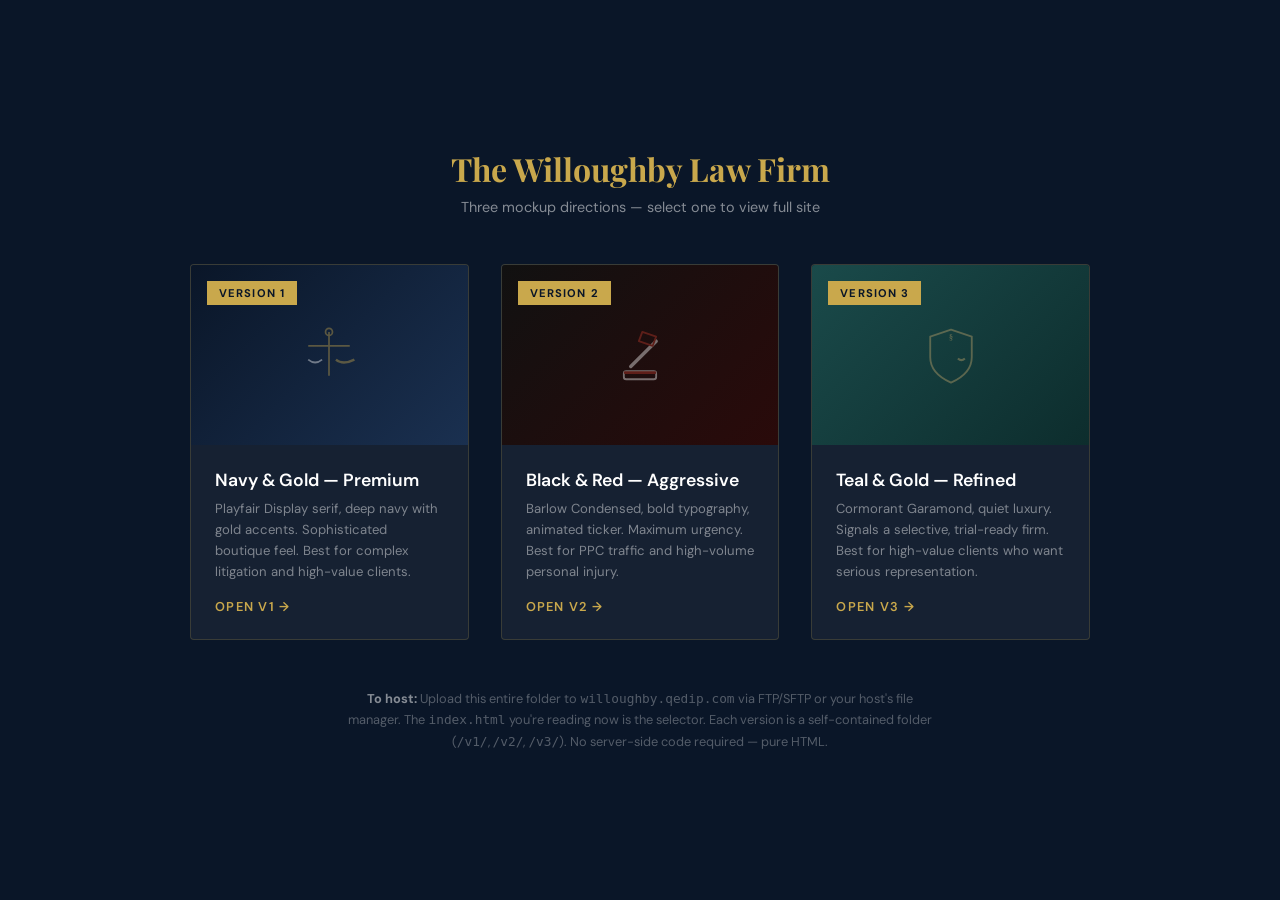
<file: index.html>
<!DOCTYPE html>
<html lang="en">
<head>
<meta charset="UTF-8">
<meta name="viewport" content="width=device-width, initial-scale=1.0">
<title>Willoughby Law — Select Mockup</title>
<link href="https://fonts.googleapis.com/css2?family=Playfair+Display:wght@700&family=DM+Sans:wght@400;500;600&display=swap" rel="stylesheet">
<style>
*{margin:0;padding:0;box-sizing:border-box;}
body{font-family:'DM Sans',sans-serif;background:#0a1628;color:#fff;min-height:100vh;display:flex;flex-direction:column;align-items:center;justify-content:center;padding:3rem 2rem;}
h1{font-family:'Playfair Display',serif;font-size:2rem;color:#c9a84c;text-align:center;margin-bottom:0.5rem;}
.sub{color:rgba(255,255,255,0.5);text-align:center;font-size:0.9rem;margin-bottom:3rem;}
.cards{display:grid;grid-template-columns:repeat(3,1fr);gap:2rem;max-width:900px;width:100%;}
.card{background:rgba(255,255,255,0.05);border:1px solid rgba(201,168,76,0.2);border-radius:4px;overflow:hidden;transition:all 0.3s;cursor:pointer;text-decoration:none;display:block;}
.card:hover{border-color:#c9a84c;transform:translateY(-4px);}
.card-thumb{height:180px;display:flex;align-items:center;justify-content:center;font-size:3rem;position:relative;}
.v1-thumb{background:linear-gradient(135deg,#0a1628 0%,#1a3050 100%);}
.v2-thumb{background:linear-gradient(135deg,#111 0%,#2a0a0a 100%);}
.v3-thumb{background:linear-gradient(135deg,#1a4a4a 0%,#0d2d2d 100%);}
.version-badge{position:absolute;top:1rem;left:1rem;background:#c9a84c;color:#0a1628;font-size:0.7rem;font-weight:700;padding:0.3rem 0.75rem;letter-spacing:0.1em;text-transform:uppercase;}
.card-body{padding:1.5rem;}
.card-name{font-size:1.1rem;font-weight:600;color:#fff;margin-bottom:0.4rem;}
.card-desc{font-size:0.82rem;color:rgba(255,255,255,0.45);line-height:1.6;margin-bottom:1rem;}
.card-link{font-size:0.8rem;color:#c9a84c;font-weight:600;text-transform:uppercase;letter-spacing:0.1em;}
.note{margin-top:3rem;max-width:600px;text-align:center;font-size:0.8rem;color:rgba(255,255,255,0.3);line-height:1.7;}
.note strong{color:rgba(255,255,255,0.5);}
@media(max-width:700px){.cards{grid-template-columns:1fr;}}
</style>
</head>
<body>
<h1>The Willoughby Law Firm</h1>
<p class="sub">Three mockup directions — select one to view full site</p>
<div class="cards">
  <a href="v1/index.html" class="card">
    <div class="card-thumb v1-thumb">
      <div class="version-badge">Version 1</div>
      <svg width="60" height="60" viewBox="0 0 52 52" fill="none" style="opacity:0.4"><line x1="26" y1="6" x2="26" y2="44" stroke="#c9a84c" stroke-width="1.5"/><line x1="8" y1="18" x2="44" y2="18" stroke="#c9a84c" stroke-width="1.5"/><path d="M8 30 Q14 35 20 30" fill="none" stroke="white" stroke-width="1.5"/><path d="M32 30 Q38 35 48 30" fill="none" stroke="#c9a84c" stroke-width="2"/><circle cx="26" cy="6" r="3" fill="none" stroke="#c9a84c" stroke-width="1.5"/></svg>
    </div>
    <div class="card-body">
      <div class="card-name">Navy &amp; Gold — Premium</div>
      <div class="card-desc">Playfair Display serif, deep navy with gold accents. Sophisticated boutique feel. Best for complex litigation and high-value clients.</div>
      <div class="card-link">Open V1 →</div>
    </div>
  </a>
  <a href="v2/index.html" class="card">
    <div class="card-thumb v2-thumb">
      <div class="version-badge">Version 2</div>
      <svg width="60" height="60" viewBox="0 0 52 52" fill="none" style="opacity:0.4"><rect x="12" y="40" width="28" height="7" rx="2" stroke="white" stroke-width="1.6"/><line x1="18" y1="36" x2="40" y2="14" stroke="white" stroke-width="3" stroke-linecap="round"/><path d="M28 6 L40 10 L37 18 L25 14 Z" fill="none" stroke="#c0392b" stroke-width="1.6" stroke-linejoin="round"/><rect x="12" y="40" width="28" height="2.5" rx="1" fill="#c0392b"/></svg>
    </div>
    <div class="card-body">
      <div class="card-name">Black &amp; Red — Aggressive</div>
      <div class="card-desc">Barlow Condensed, bold typography, animated ticker. Maximum urgency. Best for PPC traffic and high-volume personal injury.</div>
      <div class="card-link">Open V2 →</div>
    </div>
  </a>
  <a href="v3/index.html" class="card">
    <div class="card-thumb v3-thumb">
      <div class="version-badge">Version 3</div>
      <svg width="60" height="60" viewBox="0 0 52 52" fill="none" style="opacity:0.4"><path d="M26 4 L44 10 L44 28 Q44 42 26 50 Q8 42 8 28 L8 10 Z" fill="none" stroke="#c8a96e" stroke-width="1.6" stroke-linejoin="round"/><path d="M32 29 Q35 32 38 29" fill="none" stroke="#c8a96e" stroke-width="1.8"/><text x="26" y="13" font-size="7" fill="#c8a96e" font-family="Georgia,serif" text-anchor="middle" font-weight="bold">§</text></svg>
    </div>
    <div class="card-body">
      <div class="card-name">Teal &amp; Gold — Refined</div>
      <div class="card-desc">Cormorant Garamond, quiet luxury. Signals a selective, trial-ready firm. Best for high-value clients who want serious representation.</div>
      <div class="card-link">Open V3 →</div>
    </div>
  </a>
</div>
<p class="note"><strong>To host:</strong> Upload this entire folder to <code>willoughby.qedip.com</code> via FTP/SFTP or your host's file manager. The <code>index.html</code> you're reading now is the selector. Each version is a self-contained folder (<code>/v1/</code>, <code>/v2/</code>, <code>/v3/</code>). No server-side code required — pure HTML.</p>
</body>
</html>
</file>
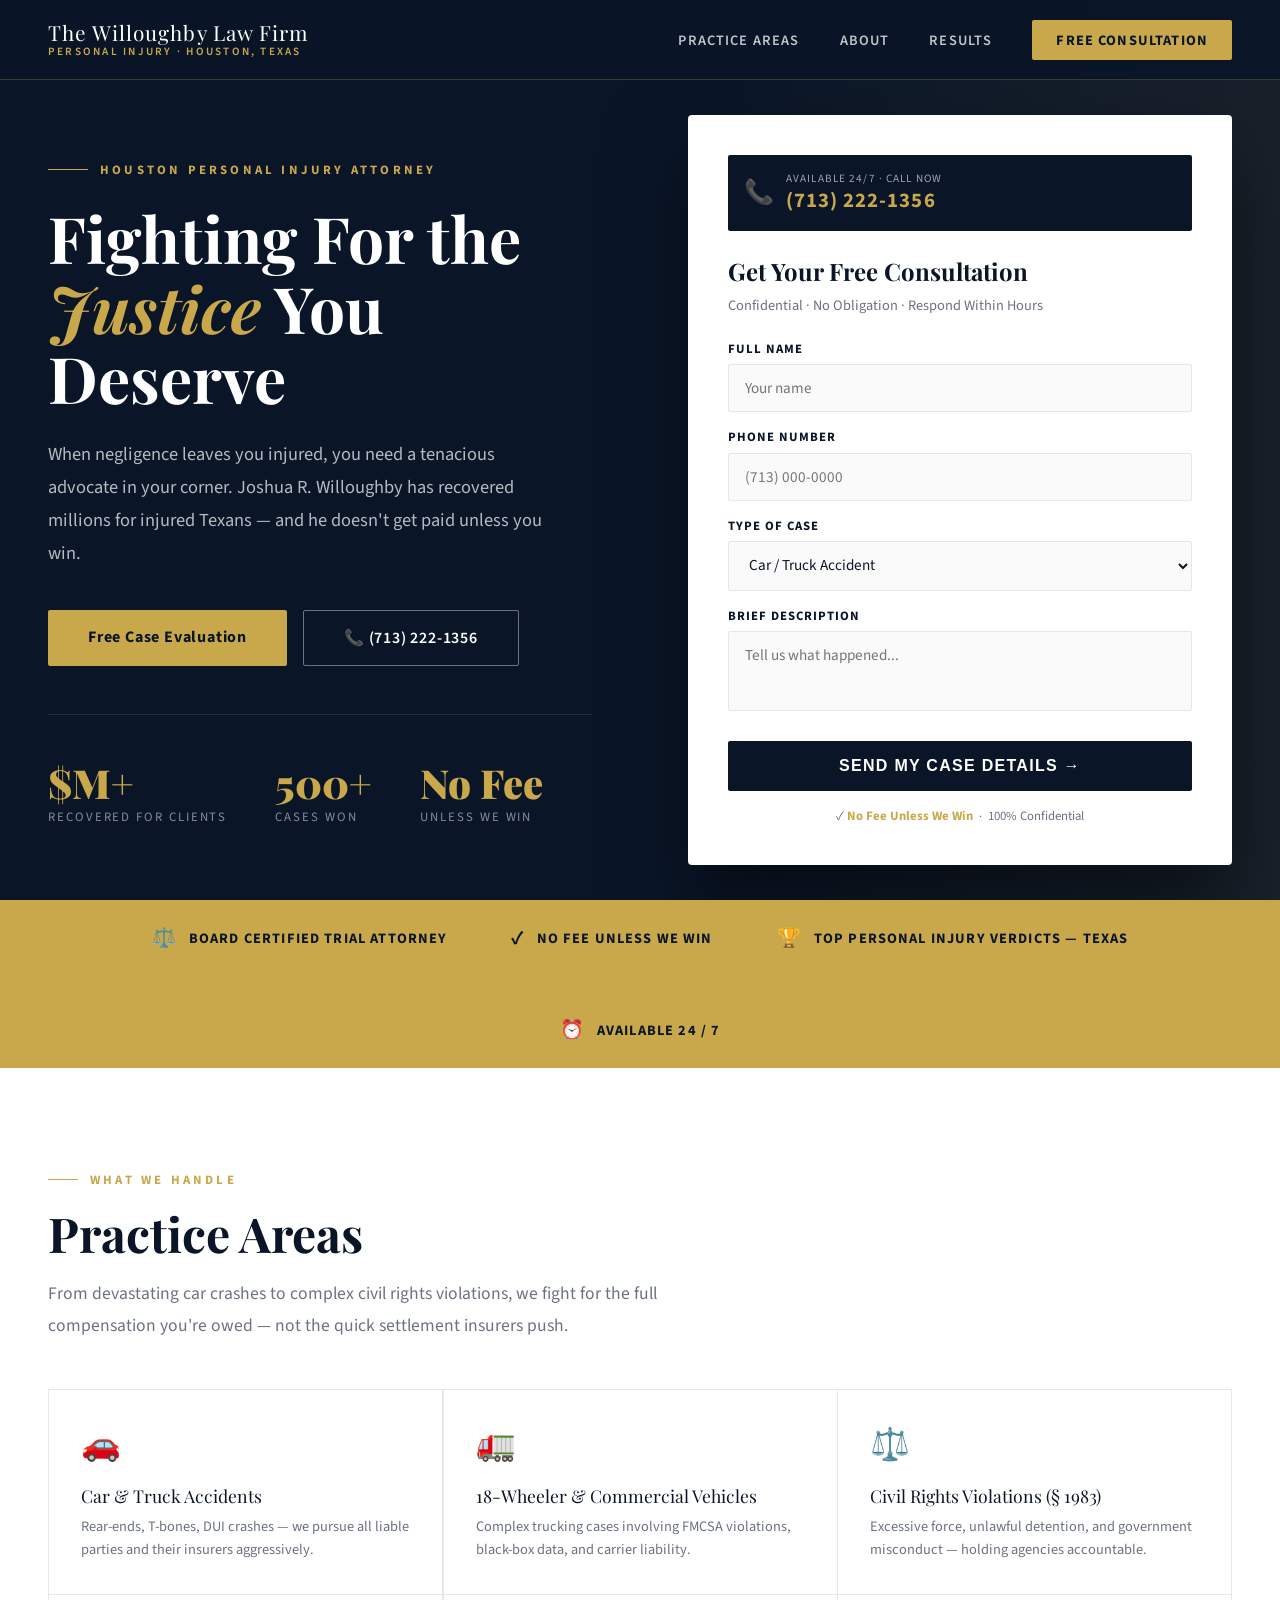
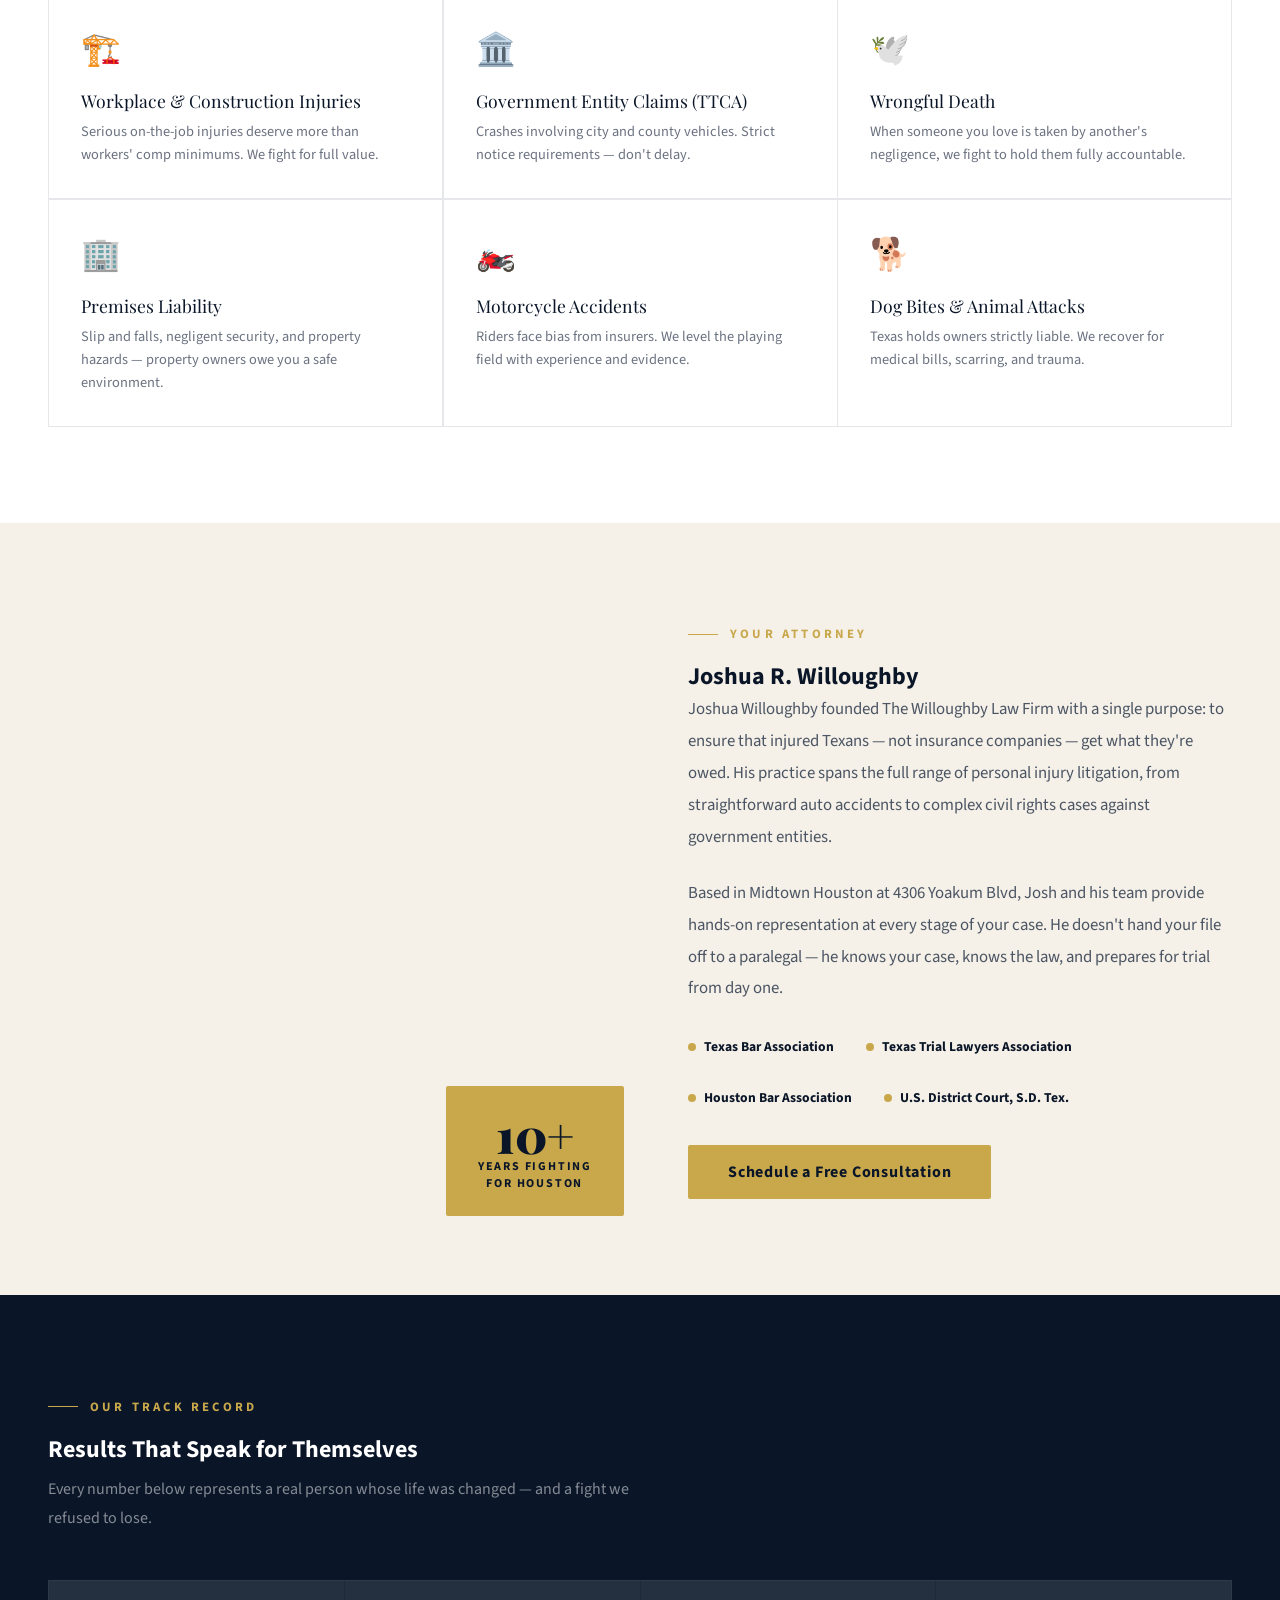
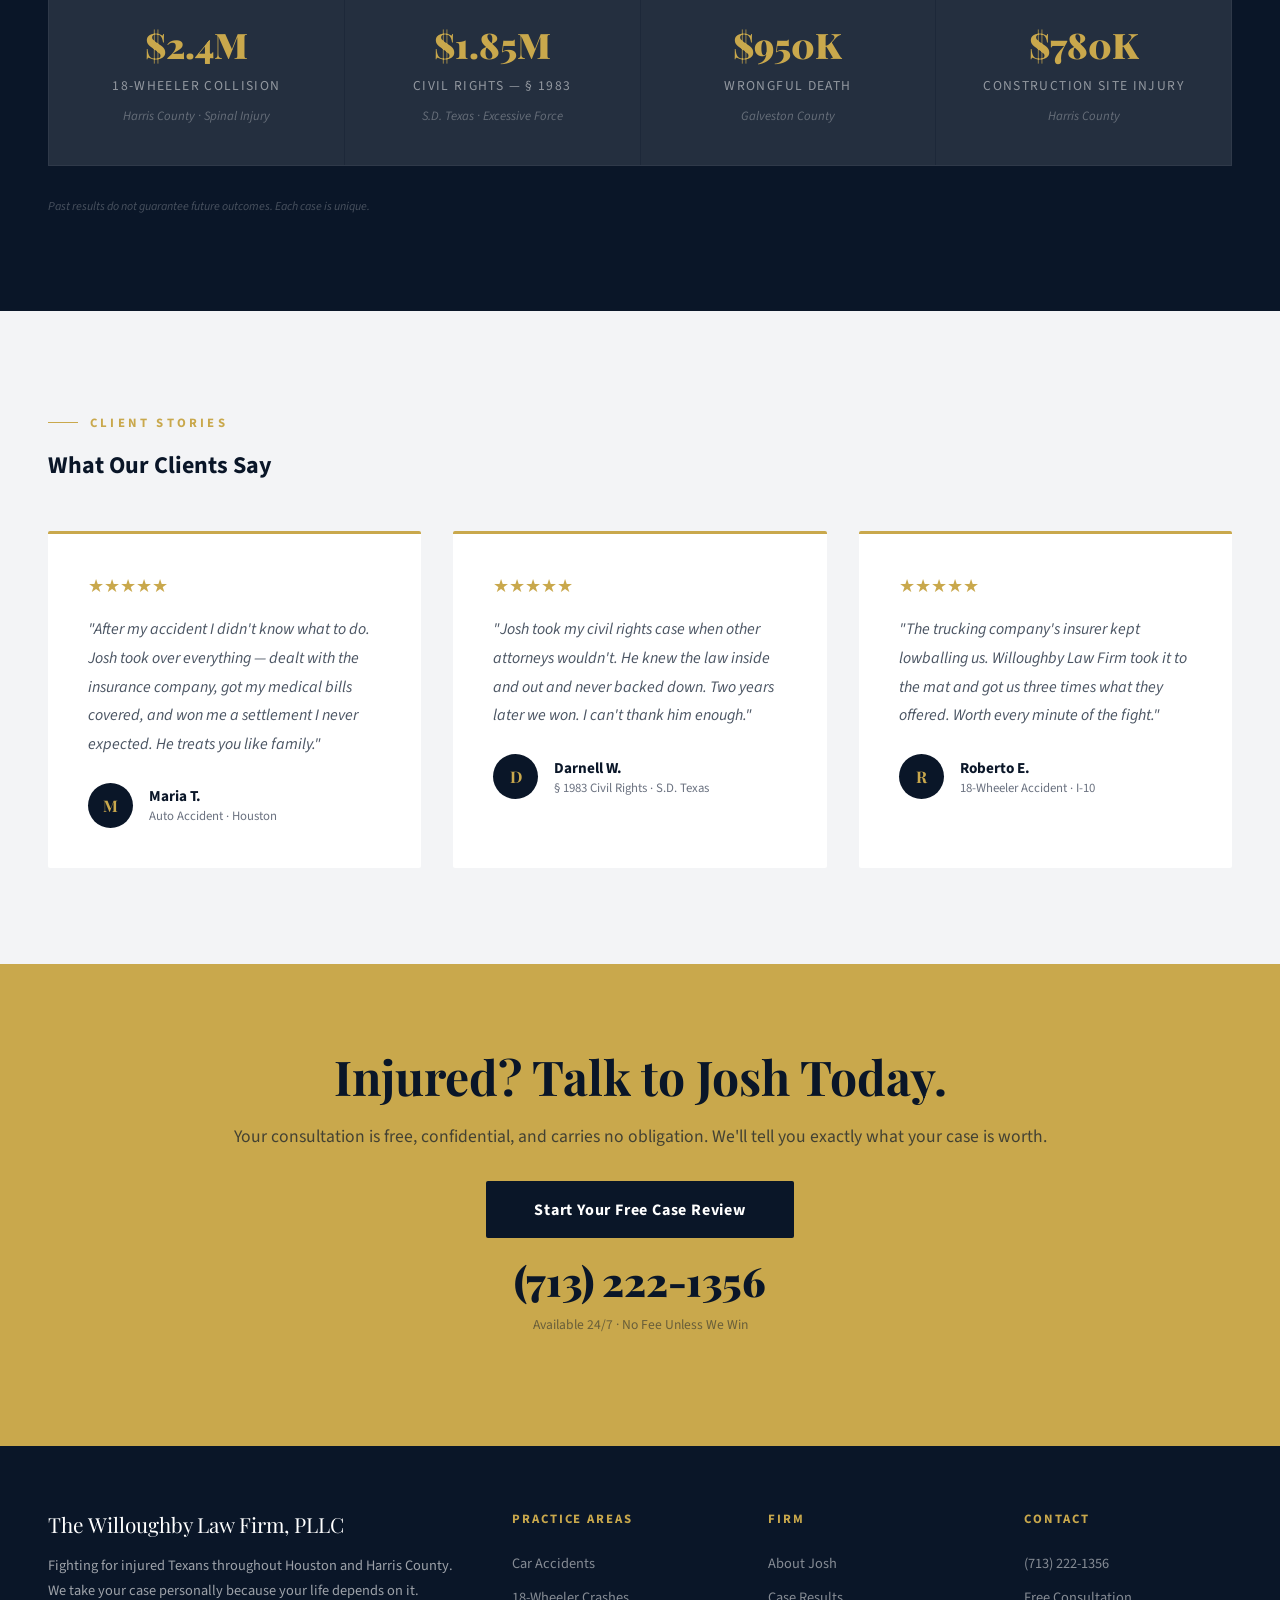
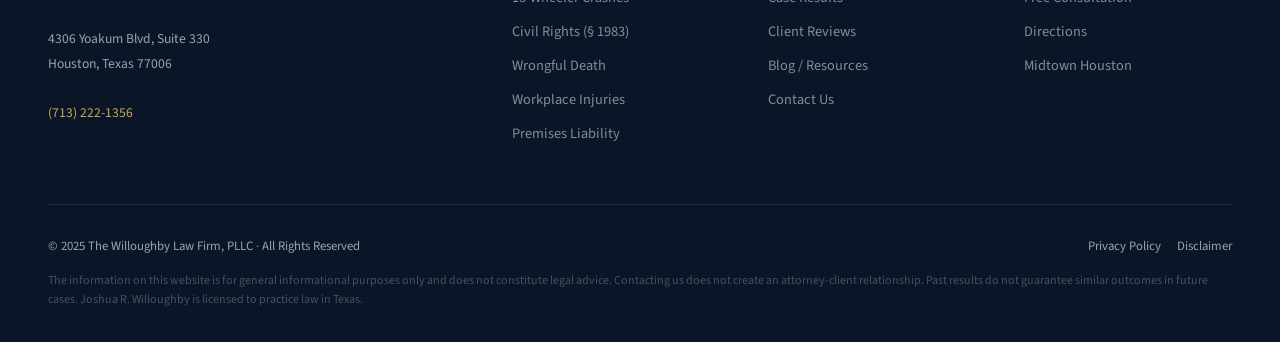
<file: v1/index.html>
<!DOCTYPE html>
<html lang="en">
<head>
<meta charset="UTF-8">
<meta name="viewport" content="width=device-width, initial-scale=1.0">
<title>The Willoughby Law Firm | Houston Personal Injury Attorney</title>
<link href="https://fonts.googleapis.com/css2?family=Playfair+Display:wght@700;900&family=Source+Sans+3:wght@300;400;600;700&display=swap" rel="stylesheet">
<style>
:root {
  --navy: #0a1628;
  --gold: #c9a84c;
  --gold-light: #e8c97a;
  --cream: #f5f0e8;
  --white: #ffffff;
  --gray: #6b7280;
  --light-gray: #f3f4f6;
}
* { margin: 0; padding: 0; box-sizing: border-box; }
html { scroll-behavior: smooth; }
body { font-family: 'Source Sans 3', sans-serif; color: var(--navy); background: var(--white); }

/* NAV */
nav {
  position: fixed; top: 0; width: 100%; z-index: 999;
  background: rgba(10,22,40,0.97); backdrop-filter: blur(10px);
  padding: 0 3rem; height: 80px;
  display: flex; align-items: center; justify-content: space-between;
  border-bottom: 1px solid rgba(201,168,76,0.25);
}
.nav-logo {
  font-family: 'Playfair Display', serif;
  color: var(--white); font-size: 1.3rem; letter-spacing: 0.05em;
  display: flex; flex-direction: column; line-height: 1.2;
}
.nav-logo span { color: var(--gold); font-size: 0.7rem; font-family: 'Source Sans 3', sans-serif; letter-spacing: 0.2em; text-transform: uppercase; font-weight: 600; }
.nav-links { display: flex; gap: 2.5rem; list-style: none; align-items: center; }
.nav-links a { color: rgba(255,255,255,0.75); text-decoration: none; font-size: 0.9rem; letter-spacing: 0.08em; text-transform: uppercase; font-weight: 600; transition: color 0.3s; }
.nav-links a:hover { color: var(--gold); }
.nav-cta { background: var(--gold); color: var(--navy) !important; padding: 0.6rem 1.5rem; border-radius: 2px; font-weight: 700 !important; transition: background 0.3s !important; }
.nav-cta:hover { background: var(--gold-light) !important; color: var(--navy) !important; }

/* HERO */
.hero {
  min-height: 100vh;
  background: var(--navy);
  position: relative; overflow: hidden;
  display: flex; align-items: center;
  padding-top: 80px;
}
.hero-bg {
  position: absolute; inset: 0;
  background: 
    linear-gradient(135deg, rgba(10,22,40,0.92) 0%, rgba(10,22,40,0.6) 60%, transparent 100%),
    url('https://images.unsplash.com/photo-1589829545856-d10d557cf95f?w=1800&q=80') center/cover no-repeat;
}
.hero-decor {
  position: absolute; right: 0; top: 0; bottom: 0; width: 45%;
  background: linear-gradient(to left, rgba(201,168,76,0.08), transparent);
  pointer-events: none;
}
.hero-content {
  position: relative; z-index: 2;
  max-width: 1300px; margin: 0 auto; padding: 0 3rem;
  display: grid; grid-template-columns: 1fr 1fr; gap: 6rem; align-items: center;
  width: 100%;
}
.hero-left {}
.eyebrow {
  display: inline-flex; align-items: center; gap: 0.75rem;
  color: var(--gold); font-size: 0.8rem; letter-spacing: 0.25em; text-transform: uppercase; font-weight: 700;
  margin-bottom: 1.5rem;
}
.eyebrow::before { content: ''; width: 40px; height: 1px; background: var(--gold); }
.hero h1 {
  font-family: 'Playfair Display', serif;
  font-size: clamp(2.8rem, 5vw, 4.5rem);
  color: var(--white); line-height: 1.1;
  margin-bottom: 1.5rem;
}
.hero h1 em { font-style: italic; color: var(--gold); }
.hero-sub {
  font-size: 1.15rem; color: rgba(255,255,255,0.7);
  line-height: 1.8; margin-bottom: 2.5rem; max-width: 500px;
}
.hero-btns { display: flex; gap: 1rem; flex-wrap: wrap; }
.btn-primary {
  background: var(--gold); color: var(--navy);
  padding: 1rem 2.5rem; font-weight: 700; font-size: 1rem;
  text-decoration: none; border-radius: 2px; letter-spacing: 0.05em;
  transition: all 0.3s; display: inline-block;
}
.btn-primary:hover { background: var(--gold-light); transform: translateY(-2px); }
.btn-outline {
  border: 1px solid rgba(255,255,255,0.4); color: var(--white);
  padding: 1rem 2.5rem; font-weight: 600; font-size: 1rem;
  text-decoration: none; border-radius: 2px; letter-spacing: 0.05em;
  transition: all 0.3s; display: inline-block;
}
.btn-outline:hover { border-color: var(--gold); color: var(--gold); }
.hero-stats {
  display: flex; gap: 3rem; margin-top: 3rem; padding-top: 3rem;
  border-top: 1px solid rgba(255,255,255,0.1);
}
.stat-item {}
.stat-num { font-family: 'Playfair Display', serif; font-size: 2.5rem; color: var(--gold); font-weight: 900; line-height: 1; }
.stat-label { font-size: 0.8rem; color: rgba(255,255,255,0.5); text-transform: uppercase; letter-spacing: 0.15em; margin-top: 0.3rem; }

/* CONTACT CARD */
.hero-right {}
.contact-card {
  background: var(--white);
  border-radius: 4px;
  padding: 2.5rem;
  box-shadow: 0 40px 80px rgba(0,0,0,0.5);
}
.contact-card h3 {
  font-family: 'Playfair Display', serif;
  font-size: 1.5rem; color: var(--navy); margin-bottom: 0.5rem;
}
.contact-card .sub { color: var(--gray); font-size: 0.9rem; margin-bottom: 1.5rem; }
.form-group { margin-bottom: 1rem; }
.form-group label { display: block; font-size: 0.8rem; font-weight: 700; color: var(--navy); letter-spacing: 0.08em; text-transform: uppercase; margin-bottom: 0.4rem; }
.form-group input, .form-group select, .form-group textarea {
  width: 100%; padding: 0.75rem 1rem;
  border: 1.5px solid #e5e7eb; border-radius: 2px;
  font-family: 'Source Sans 3', sans-serif; font-size: 0.95rem;
  color: var(--navy); transition: border-color 0.3s;
  background: #fafafa;
}
.form-group input:focus, .form-group select:focus, .form-group textarea:focus {
  outline: none; border-color: var(--gold); background: var(--white);
}
.form-group textarea { height: 80px; resize: none; }
.form-submit {
  width: 100%; background: var(--navy); color: var(--white);
  border: none; padding: 1rem; font-size: 1rem; font-weight: 700;
  letter-spacing: 0.08em; text-transform: uppercase; cursor: pointer;
  border-radius: 2px; transition: background 0.3s; margin-top: 0.5rem;
}
.form-submit:hover { background: var(--gold); color: var(--navy); }
.no-fee { text-align: center; margin-top: 1rem; font-size: 0.8rem; color: var(--gray); }
.no-fee strong { color: var(--gold); }
.phone-cta { display: flex; align-items: center; gap: 0.75rem; margin-bottom: 1.5rem; padding: 1rem; background: var(--navy); border-radius: 2px; }
.phone-icon { font-size: 1.5rem; }
.phone-text { color: var(--white); }
.phone-text .label { font-size: 0.7rem; text-transform: uppercase; letter-spacing: 0.1em; opacity: 0.6; }
.phone-text .number { font-size: 1.3rem; font-weight: 700; color: var(--gold); letter-spacing: 0.05em; }

/* TRUST BAR */
.trust-bar {
  background: var(--gold);
  padding: 1.5rem 3rem;
  display: flex; justify-content: center; gap: 4rem; flex-wrap: wrap;
}
.trust-item {
  display: flex; align-items: center; gap: 0.75rem;
  color: var(--navy); font-weight: 700; font-size: 0.9rem; text-transform: uppercase; letter-spacing: 0.08em;
}
.trust-item .check { font-size: 1.2rem; }

/* PRACTICE AREAS */
.section { padding: 6rem 3rem; max-width: 1300px; margin: 0 auto; }
.section-label {
  display: inline-flex; align-items: center; gap: 0.75rem;
  color: var(--gold); font-size: 0.8rem; letter-spacing: 0.25em; text-transform: uppercase; font-weight: 700;
  margin-bottom: 1rem;
}
.section-label::before { content: ''; width: 30px; height: 1px; background: var(--gold); }
.section h2 {
  font-family: 'Playfair Display', serif;
  font-size: clamp(2rem, 4vw, 3rem); color: var(--navy); line-height: 1.2;
  margin-bottom: 1rem;
}
.section-intro { font-size: 1.1rem; color: var(--gray); max-width: 650px; line-height: 1.8; margin-bottom: 3rem; }
.areas-grid { display: grid; grid-template-columns: repeat(3, 1fr); gap: 1.5px; background: #e5e7eb; border: 1.5px solid #e5e7eb; }
.area-card {
  background: var(--white); padding: 2rem;
  transition: all 0.3s; cursor: pointer;
  position: relative; overflow: hidden;
}
.area-card::before {
  content: ''; position: absolute; left: 0; top: 0; bottom: 0; width: 3px;
  background: var(--gold); transform: scaleY(0); transition: transform 0.3s; transform-origin: bottom;
}
.area-card:hover { background: var(--navy); }
.area-card:hover::before { transform: scaleY(1); }
.area-card:hover .area-title { color: var(--white); }
.area-card:hover .area-desc { color: rgba(255,255,255,0.6); }
.area-card:hover .area-icon { color: var(--gold); }
.area-icon { font-size: 2rem; margin-bottom: 1rem; transition: color 0.3s; }
.area-title { font-family: 'Playfair Display', serif; font-size: 1.1rem; color: var(--navy); margin-bottom: 0.5rem; transition: color 0.3s; }
.area-desc { font-size: 0.9rem; color: var(--gray); line-height: 1.6; transition: color 0.3s; }

/* ABOUT */
.about-section { background: var(--cream); padding: 6rem 0; }
.about-inner { max-width: 1300px; margin: 0 auto; padding: 0 3rem; display: grid; grid-template-columns: 1fr 1fr; gap: 6rem; align-items: center; }
.about-img {
  position: relative;
}
.about-img-main {
  width: 100%; height: 550px;
  background: url('https://images.unsplash.com/photo-1556157382-97eda2d62296?w=800&q=80') center/cover;
  border-radius: 2px;
}
.about-badge {
  position: absolute; bottom: -2rem; right: -2rem;
  background: var(--gold); padding: 1.5rem 2rem; border-radius: 2px;
  text-align: center;
}
.about-badge .years { font-family: 'Playfair Display', serif; font-size: 3rem; color: var(--navy); font-weight: 900; line-height: 1; }
.about-badge .years-label { font-size: 0.75rem; text-transform: uppercase; letter-spacing: 0.15em; color: var(--navy); font-weight: 700; }
.about-text .section-label { display: inline-flex; }
.about-text p { font-size: 1.05rem; color: #4b5563; line-height: 1.9; margin-bottom: 1.5rem; }
.credentials { display: flex; gap: 2rem; margin-top: 2rem; flex-wrap: wrap; }
.cred-item { display: flex; align-items: center; gap: 0.5rem; font-size: 0.85rem; font-weight: 700; color: var(--navy); }
.cred-dot { width: 8px; height: 8px; background: var(--gold); border-radius: 50%; }

/* VERDICTS */
.verdicts-section { background: var(--navy); padding: 6rem 0; }
.verdicts-inner { max-width: 1300px; margin: 0 auto; padding: 0 3rem; }
.verdicts-inner .section-label::before { background: var(--gold); }
.verdicts-inner .section-label { color: var(--gold); }
.verdicts-inner h2 { color: var(--white); }
.verdicts-grid { display: grid; grid-template-columns: repeat(4, 1fr); gap: 1px; background: rgba(255,255,255,0.08); border: 1px solid rgba(255,255,255,0.08); margin-top: 3rem; }
.verdict-card { background: rgba(255,255,255,0.03); padding: 2.5rem 2rem; text-align: center; transition: background 0.3s; }
.verdict-card:hover { background: rgba(201,168,76,0.1); }
.verdict-amount { font-family: 'Playfair Display', serif; font-size: 2.2rem; color: var(--gold); font-weight: 900; }
.verdict-type { font-size: 0.85rem; color: rgba(255,255,255,0.5); text-transform: uppercase; letter-spacing: 0.1em; margin-top: 0.5rem; }
.verdict-note { font-size: 0.8rem; color: rgba(255,255,255,0.3); margin-top: 0.75rem; font-style: italic; }

/* TESTIMONIALS */
.testimonials-section { padding: 6rem 0; background: var(--light-gray); }
.testimonials-inner { max-width: 1300px; margin: 0 auto; padding: 0 3rem; }
.testi-grid { display: grid; grid-template-columns: repeat(3, 1fr); gap: 2rem; margin-top: 3rem; }
.testi-card { background: var(--white); padding: 2.5rem; border-radius: 2px; border-top: 3px solid var(--gold); }
.testi-stars { color: var(--gold); font-size: 1.1rem; margin-bottom: 1rem; }
.testi-text { font-size: 1rem; color: #4b5563; line-height: 1.8; margin-bottom: 1.5rem; font-style: italic; }
.testi-author { display: flex; align-items: center; gap: 1rem; }
.testi-avatar { width: 45px; height: 45px; background: var(--navy); border-radius: 50%; display: flex; align-items: center; justify-content: center; color: var(--gold); font-weight: 700; font-family: 'Playfair Display', serif; }
.testi-name { font-weight: 700; color: var(--navy); font-size: 0.95rem; }
.testi-case { font-size: 0.8rem; color: var(--gray); }

/* CTA SECTION */
.cta-section { background: var(--gold); padding: 5rem 3rem; text-align: center; }
.cta-section h2 { font-family: 'Playfair Display', serif; font-size: clamp(2rem, 4vw, 3rem); color: var(--navy); margin-bottom: 1rem; }
.cta-section p { font-size: 1.1rem; color: rgba(10,22,40,0.7); margin-bottom: 2rem; }
.cta-btns { display: flex; gap: 1rem; justify-content: center; flex-wrap: wrap; }
.cta-btn-dark { background: var(--navy); color: var(--white); padding: 1.1rem 3rem; font-weight: 700; font-size: 1rem; text-decoration: none; border-radius: 2px; letter-spacing: 0.05em; transition: all 0.3s; }
.cta-btn-dark:hover { background: #1a2d4a; transform: translateY(-2px); }
.phone-big { font-family: 'Playfair Display', serif; font-size: 2.5rem; color: var(--navy); font-weight: 900; margin-top: 1rem; }

/* FOOTER */
footer { background: var(--navy); color: rgba(255,255,255,0.6); padding: 4rem 3rem 2rem; }
.footer-grid { max-width: 1300px; margin: 0 auto; display: grid; grid-template-columns: 2fr 1fr 1fr 1fr; gap: 3rem; margin-bottom: 3rem; }
.footer-brand {}
.footer-logo { font-family: 'Playfair Display', serif; color: var(--white); font-size: 1.3rem; margin-bottom: 1rem; }
.footer-tagline { font-size: 0.9rem; line-height: 1.7; margin-bottom: 1.5rem; }
.footer-address { font-size: 0.85rem; line-height: 1.8; }
.footer-col h4 { color: var(--gold); font-size: 0.8rem; text-transform: uppercase; letter-spacing: 0.15em; font-weight: 700; margin-bottom: 1.5rem; }
.footer-col ul { list-style: none; }
.footer-col ul li { margin-bottom: 0.75rem; }
.footer-col ul li a { color: rgba(255,255,255,0.5); text-decoration: none; font-size: 0.9rem; transition: color 0.3s; }
.footer-col ul li a:hover { color: var(--gold); }
.footer-bottom { max-width: 1300px; margin: 0 auto; padding-top: 2rem; border-top: 1px solid rgba(255,255,255,0.08); display: flex; justify-content: space-between; font-size: 0.8rem; flex-wrap: wrap; gap: 1rem; }
.disclaimer { max-width: 1300px; margin: 1rem auto 0; font-size: 0.75rem; color: rgba(255,255,255,0.25); line-height: 1.6; }

@media (max-width: 1024px) {
  .hero-content { grid-template-columns: 1fr; gap: 3rem; }
  .about-inner { grid-template-columns: 1fr; }
  .areas-grid { grid-template-columns: repeat(2, 1fr); }
  .verdicts-grid { grid-template-columns: repeat(2, 1fr); }
  .testi-grid { grid-template-columns: 1fr; }
  .footer-grid { grid-template-columns: 1fr 1fr; }
}
@media (max-width: 768px) {
  nav { padding: 0 1.5rem; }
  .nav-links { display: none; }
  .hero-content, .section { padding: 0 1.5rem; }
  .areas-grid { grid-template-columns: 1fr; }
  .verdicts-grid { grid-template-columns: 1fr 1fr; }
  .about-img-main { height: 300px; }
  .about-badge { right: 0; bottom: -1rem; }
  footer { padding: 3rem 1.5rem 2rem; }
  .footer-grid { grid-template-columns: 1fr; gap: 2rem; }
  .trust-bar { gap: 1.5rem; padding: 1.5rem; }
}
</style>
</head>
<body>

<nav>
  <div class="nav-logo">
    The Willoughby Law Firm
    <span>Personal Injury · Houston, Texas</span>
  </div>
  <ul class="nav-links">
    <li><a href="#practice-areas">Practice Areas</a></li>
    <li><a href="#about">About</a></li>
    <li><a href="#results">Results</a></li>
    <li><a href="#contact" class="nav-cta">Free Consultation</a></li>
  </ul>
</nav>

<section class="hero" id="home">
  <div class="hero-bg"></div>
  <div class="hero-decor"></div>
  <div class="hero-content">
    <div class="hero-left">
      <div class="eyebrow">Houston Personal Injury Attorney</div>
      <h1>Fighting For the <em>Justice</em> You Deserve</h1>
      <p class="hero-sub">When negligence leaves you injured, you need a tenacious advocate in your corner. Joshua R. Willoughby has recovered millions for injured Texans — and he doesn't get paid unless you win.</p>
      <div class="hero-btns">
        <a href="#contact" class="btn-primary">Free Case Evaluation</a>
        <a href="tel:7132221356" class="btn-outline">📞 (713) 222-1356</a>
      </div>
      <div class="hero-stats">
        <div class="stat-item">
          <div class="stat-num">$M+</div>
          <div class="stat-label">Recovered for Clients</div>
        </div>
        <div class="stat-item">
          <div class="stat-num">500+</div>
          <div class="stat-label">Cases Won</div>
        </div>
        <div class="stat-item">
          <div class="stat-num">No Fee</div>
          <div class="stat-label">Unless We Win</div>
        </div>
      </div>
    </div>
    <div class="hero-right" id="contact">
      <div class="contact-card">
        <div class="phone-cta">
          <div class="phone-icon">📞</div>
          <div class="phone-text">
            <div class="label">Available 24/7 · Call Now</div>
            <div class="number">(713) 222-1356</div>
          </div>
        </div>
        <h3>Get Your Free Consultation</h3>
        <p class="sub">Confidential · No Obligation · Respond Within Hours</p>
        <div class="form-group">
          <label>Full Name</label>
          <input type="text" placeholder="Your name">
        </div>
        <div class="form-group">
          <label>Phone Number</label>
          <input type="tel" placeholder="(713) 000-0000">
        </div>
        <div class="form-group">
          <label>Type of Case</label>
          <select>
            <option>Car / Truck Accident</option>
            <option>18-Wheeler Accident</option>
            <option>Slip & Fall</option>
            <option>Workplace Injury</option>
            <option>Wrongful Death</option>
            <option>Civil Rights Violation</option>
            <option>Other</option>
          </select>
        </div>
        <div class="form-group">
          <label>Brief Description</label>
          <textarea placeholder="Tell us what happened..."></textarea>
        </div>
        <button class="form-submit">Send My Case Details →</button>
        <p class="no-fee">✓ <strong>No Fee Unless We Win</strong> &nbsp;·&nbsp; 100% Confidential</p>
      </div>
    </div>
  </div>
</section>

<div class="trust-bar">
  <div class="trust-item"><span class="check">⚖️</span> Board Certified Trial Attorney</div>
  <div class="trust-item"><span class="check">✓</span> No Fee Unless We Win</div>
  <div class="trust-item"><span class="check">🏆</span> Top Personal Injury Verdicts — Texas</div>
  <div class="trust-item"><span class="check">⏰</span> Available 24 / 7</div>
</div>

<section class="section" id="practice-areas">
  <div class="section-label">What We Handle</div>
  <h2>Practice Areas</h2>
  <p class="section-intro">From devastating car crashes to complex civil rights violations, we fight for the full compensation you're owed — not the quick settlement insurers push.</p>
  <div class="areas-grid">
    <div class="area-card">
      <div class="area-icon">🚗</div>
      <div class="area-title">Car & Truck Accidents</div>
      <div class="area-desc">Rear-ends, T-bones, DUI crashes — we pursue all liable parties and their insurers aggressively.</div>
    </div>
    <div class="area-card">
      <div class="area-icon">🚛</div>
      <div class="area-title">18-Wheeler & Commercial Vehicles</div>
      <div class="area-desc">Complex trucking cases involving FMCSA violations, black-box data, and carrier liability.</div>
    </div>
    <div class="area-card">
      <div class="area-icon">⚖️</div>
      <div class="area-title">Civil Rights Violations (§ 1983)</div>
      <div class="area-desc">Excessive force, unlawful detention, and government misconduct — holding agencies accountable.</div>
    </div>
    <div class="area-card">
      <div class="area-icon">🏗️</div>
      <div class="area-title">Workplace & Construction Injuries</div>
      <div class="area-desc">Serious on-the-job injuries deserve more than workers' comp minimums. We fight for full value.</div>
    </div>
    <div class="area-card">
      <div class="area-icon">🏛️</div>
      <div class="area-title">Government Entity Claims (TTCA)</div>
      <div class="area-desc">Crashes involving city and county vehicles. Strict notice requirements — don't delay.</div>
    </div>
    <div class="area-card">
      <div class="area-icon">🕊️</div>
      <div class="area-title">Wrongful Death</div>
      <div class="area-desc">When someone you love is taken by another's negligence, we fight to hold them fully accountable.</div>
    </div>
    <div class="area-card">
      <div class="area-icon">🏢</div>
      <div class="area-title">Premises Liability</div>
      <div class="area-desc">Slip and falls, negligent security, and property hazards — property owners owe you a safe environment.</div>
    </div>
    <div class="area-card">
      <div class="area-icon">🏍️</div>
      <div class="area-title">Motorcycle Accidents</div>
      <div class="area-desc">Riders face bias from insurers. We level the playing field with experience and evidence.</div>
    </div>
    <div class="area-card">
      <div class="area-icon">🐕</div>
      <div class="area-title">Dog Bites & Animal Attacks</div>
      <div class="area-desc">Texas holds owners strictly liable. We recover for medical bills, scarring, and trauma.</div>
    </div>
  </div>
</section>

<div class="about-section" id="about">
  <div class="about-inner">
    <div class="about-img">
      <div class="about-img-main"></div>
      <div class="about-badge">
        <div class="years">10+</div>
        <div class="years-label">Years Fighting<br>for Houston</div>
      </div>
    </div>
    <div class="about-text">
      <div class="section-label">Your Attorney</div>
      <h2>Joshua R. Willoughby</h2>
      <p>Joshua Willoughby founded The Willoughby Law Firm with a single purpose: to ensure that injured Texans — not insurance companies — get what they're owed. His practice spans the full range of personal injury litigation, from straightforward auto accidents to complex civil rights cases against government entities.</p>
      <p>Based in Midtown Houston at 4306 Yoakum Blvd, Josh and his team provide hands-on representation at every stage of your case. He doesn't hand your file off to a paralegal — he knows your case, knows the law, and prepares for trial from day one.</p>
      <div class="credentials">
        <div class="cred-item"><div class="cred-dot"></div> Texas Bar Association</div>
        <div class="cred-item"><div class="cred-dot"></div> Texas Trial Lawyers Association</div>
        <div class="cred-item"><div class="cred-dot"></div> Houston Bar Association</div>
        <div class="cred-item"><div class="cred-dot"></div> U.S. District Court, S.D. Tex.</div>
      </div>
      <br><a href="#contact" class="btn-primary" style="margin-top:1rem;">Schedule a Free Consultation</a>
    </div>
  </div>
</div>

<div class="verdicts-section" id="results">
  <div class="verdicts-inner">
    <div class="section-label">Our Track Record</div>
    <h2 style="color:white">Results That Speak for Themselves</h2>
    <p style="color:rgba(255,255,255,0.5); margin-top:0.5rem; max-width:600px; line-height:1.8">Every number below represents a real person whose life was changed — and a fight we refused to lose.</p>
    <div class="verdicts-grid">
      <div class="verdict-card">
        <div class="verdict-amount">$2.4M</div>
        <div class="verdict-type">18-Wheeler Collision</div>
        <div class="verdict-note">Harris County · Spinal Injury</div>
      </div>
      <div class="verdict-card">
        <div class="verdict-amount">$1.85M</div>
        <div class="verdict-type">Civil Rights — § 1983</div>
        <div class="verdict-note">S.D. Texas · Excessive Force</div>
      </div>
      <div class="verdict-card">
        <div class="verdict-amount">$950K</div>
        <div class="verdict-type">Wrongful Death</div>
        <div class="verdict-note">Galveston County</div>
      </div>
      <div class="verdict-card">
        <div class="verdict-amount">$780K</div>
        <div class="verdict-type">Construction Site Injury</div>
        <div class="verdict-note">Harris County</div>
      </div>
    </div>
    <p style="color:rgba(255,255,255,0.25); font-size:0.75rem; margin-top:2rem; font-style:italic;">Past results do not guarantee future outcomes. Each case is unique.</p>
  </div>
</div>

<div class="testimonials-section">
  <div class="testimonials-inner">
    <div class="section-label">Client Stories</div>
    <h2>What Our Clients Say</h2>
    <div class="testi-grid">
      <div class="testi-card">
        <div class="testi-stars">★★★★★</div>
        <p class="testi-text">"After my accident I didn't know what to do. Josh took over everything — dealt with the insurance company, got my medical bills covered, and won me a settlement I never expected. He treats you like family."</p>
        <div class="testi-author">
          <div class="testi-avatar">M</div>
          <div><div class="testi-name">Maria T.</div><div class="testi-case">Auto Accident · Houston</div></div>
        </div>
      </div>
      <div class="testi-card">
        <div class="testi-stars">★★★★★</div>
        <p class="testi-text">"Josh took my civil rights case when other attorneys wouldn't. He knew the law inside and out and never backed down. Two years later we won. I can't thank him enough."</p>
        <div class="testi-author">
          <div class="testi-avatar">D</div>
          <div><div class="testi-name">Darnell W.</div><div class="testi-case">§ 1983 Civil Rights · S.D. Texas</div></div>
        </div>
      </div>
      <div class="testi-card">
        <div class="testi-stars">★★★★★</div>
        <p class="testi-text">"The trucking company's insurer kept lowballing us. Willoughby Law Firm took it to the mat and got us three times what they offered. Worth every minute of the fight."</p>
        <div class="testi-author">
          <div class="testi-avatar">R</div>
          <div><div class="testi-name">Roberto E.</div><div class="testi-case">18-Wheeler Accident · I-10</div></div>
        </div>
      </div>
    </div>
  </div>
</div>

<div class="cta-section">
  <h2>Injured? Talk to Josh Today.</h2>
  <p>Your consultation is free, confidential, and carries no obligation. We'll tell you exactly what your case is worth.</p>
  <div class="cta-btns">
    <a href="#contact" class="cta-btn-dark">Start Your Free Case Review</a>
  </div>
  <div class="phone-big"><a href="tel:7132221356" style="color:inherit;text-decoration:none;">(713) 222-1356</a></div>
  <p style="color:rgba(10,22,40,0.5); margin-top:0.5rem; font-size:0.85rem;">Available 24/7 · No Fee Unless We Win</p>
</div>

<footer>
  <div class="footer-grid">
    <div class="footer-brand">
      <div class="footer-logo">The Willoughby Law Firm, PLLC</div>
      <p class="footer-tagline">Fighting for injured Texans throughout Houston and Harris County. We take your case personally because your life depends on it.</p>
      <div class="footer-address">
        4306 Yoakum Blvd, Suite 330<br>
        Houston, Texas 77006<br><br>
        <a href="tel:7132221356" style="color:var(--gold); text-decoration:none;">(713) 222-1356</a>
      </div>
    </div>
    <div class="footer-col">
      <h4>Practice Areas</h4>
      <ul>
        <li><a href="#">Car Accidents</a></li>
        <li><a href="#">18-Wheeler Crashes</a></li>
        <li><a href="#">Civil Rights (§ 1983)</a></li>
        <li><a href="#">Wrongful Death</a></li>
        <li><a href="#">Workplace Injuries</a></li>
        <li><a href="#">Premises Liability</a></li>
      </ul>
    </div>
    <div class="footer-col">
      <h4>Firm</h4>
      <ul>
        <li><a href="#">About Josh</a></li>
        <li><a href="#">Case Results</a></li>
        <li><a href="#">Client Reviews</a></li>
        <li><a href="#">Blog / Resources</a></li>
        <li><a href="#">Contact Us</a></li>
      </ul>
    </div>
    <div class="footer-col">
      <h4>Contact</h4>
      <ul>
        <li><a href="tel:7132221356">(713) 222-1356</a></li>
        <li><a href="#">Free Consultation</a></li>
        <li><a href="#">Directions</a></li>
        <li><a href="#">Midtown Houston</a></li>
      </ul>
    </div>
  </div>
  <div class="footer-bottom">
    <span>© 2025 The Willoughby Law Firm, PLLC · All Rights Reserved</span>
    <span><a href="#" style="color:inherit; text-decoration:none; margin-right:1rem;">Privacy Policy</a><a href="#" style="color:inherit; text-decoration:none;">Disclaimer</a></span>
  </div>
  <p class="disclaimer">The information on this website is for general informational purposes only and does not constitute legal advice. Contacting us does not create an attorney-client relationship. Past results do not guarantee similar outcomes in future cases. Joshua R. Willoughby is licensed to practice law in Texas.</p>
</footer>

</body>
</html>
</file>
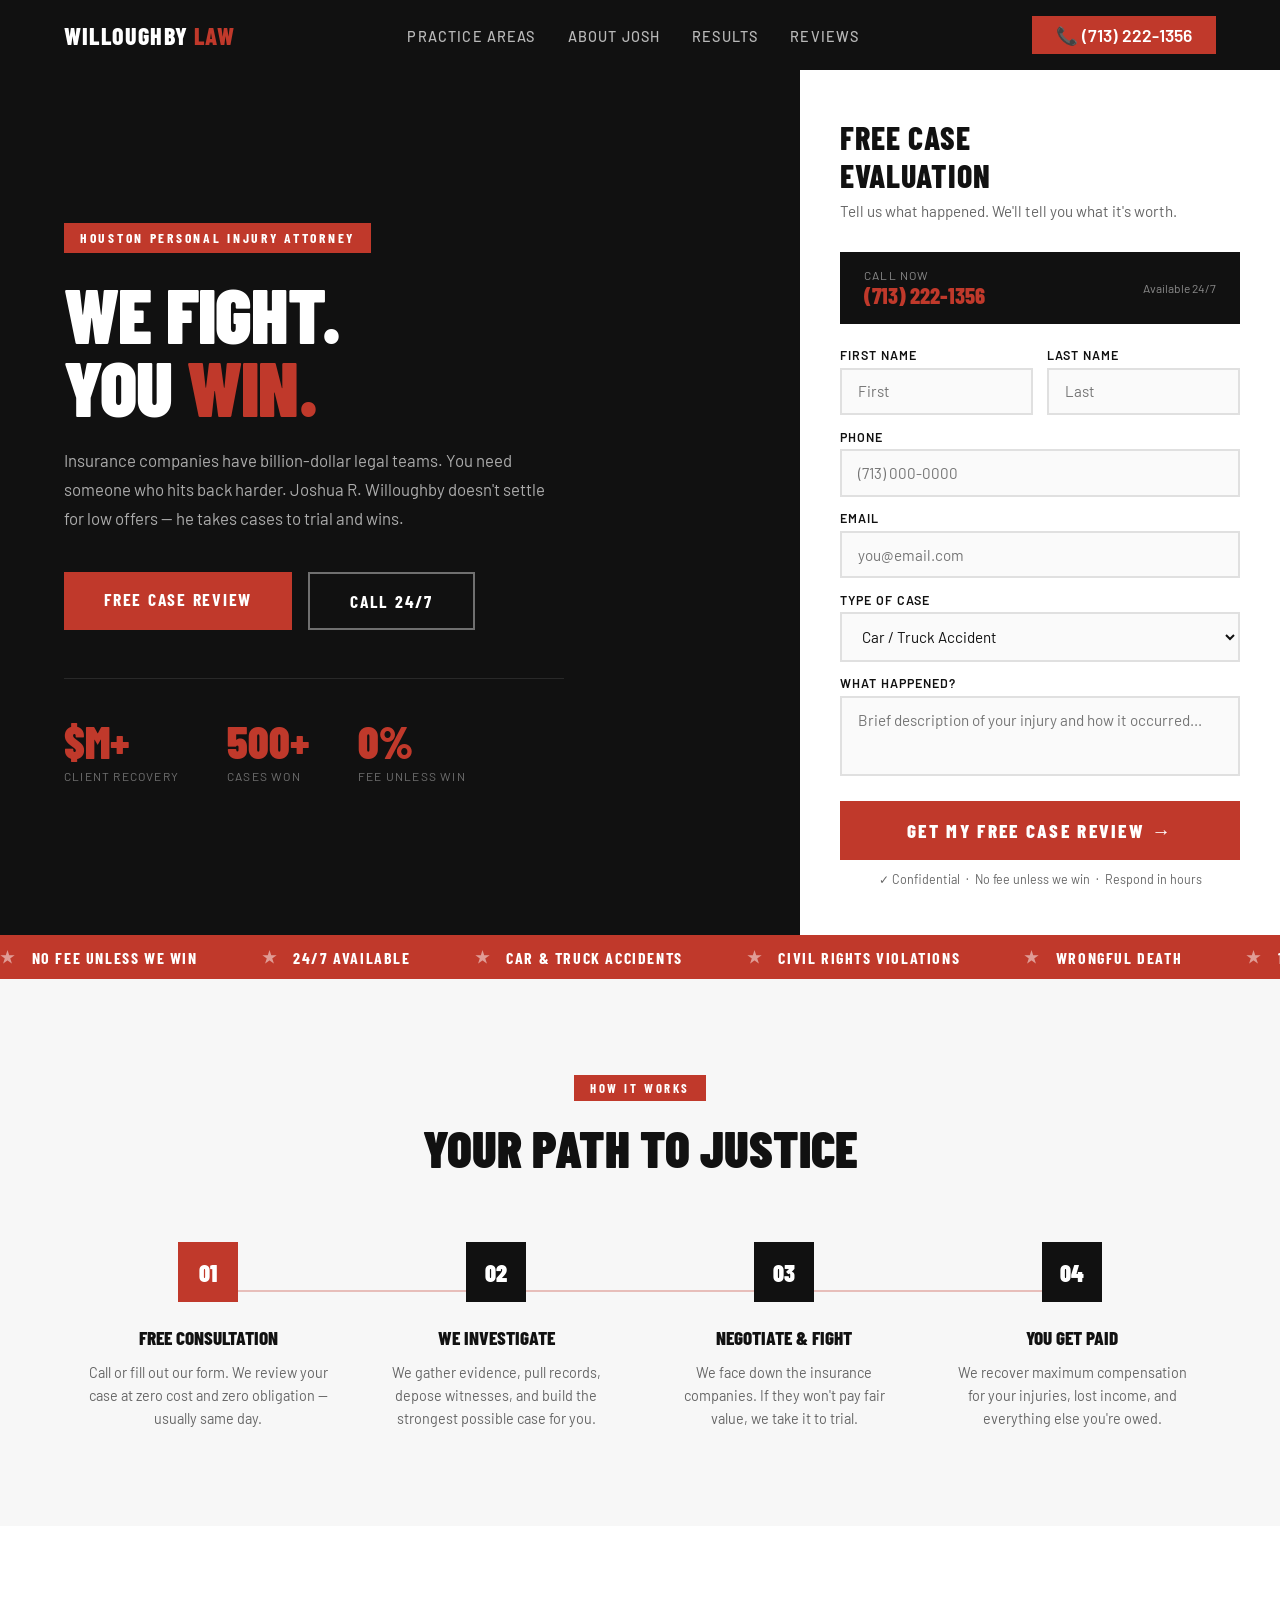
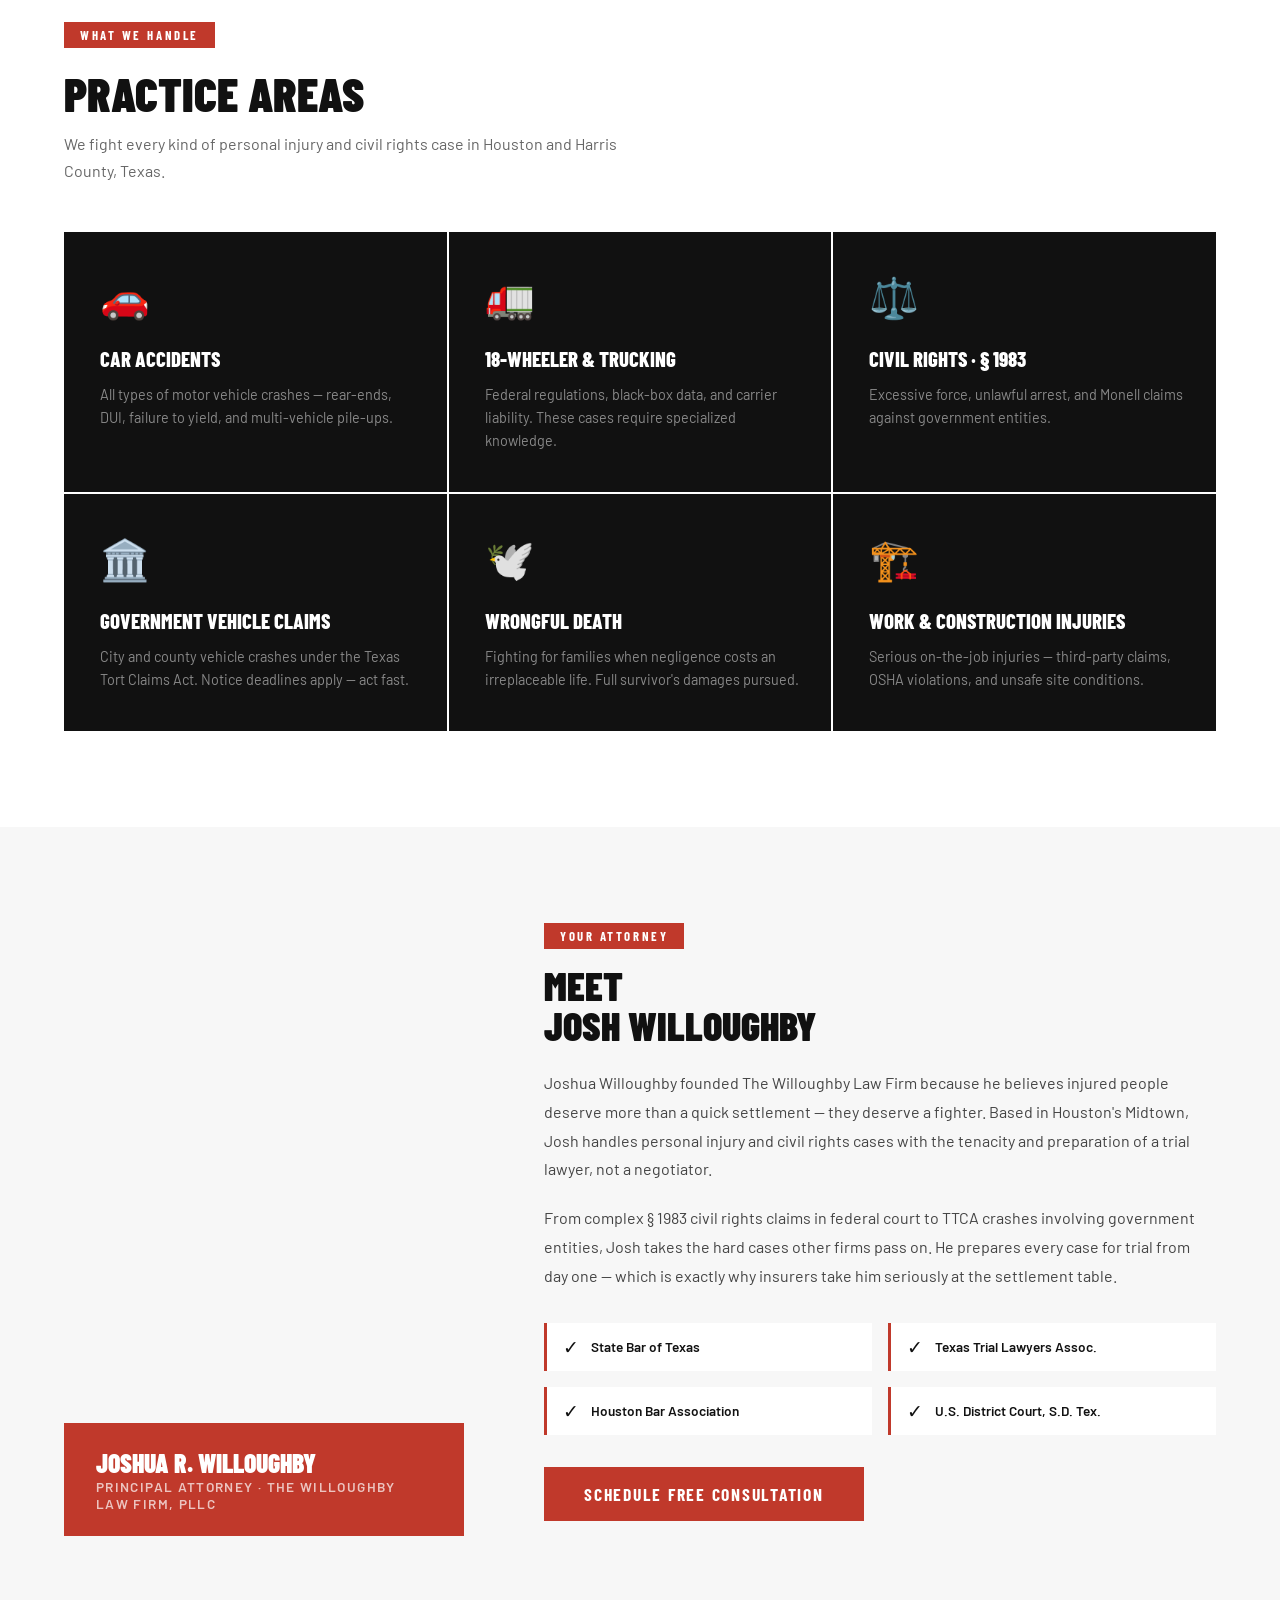
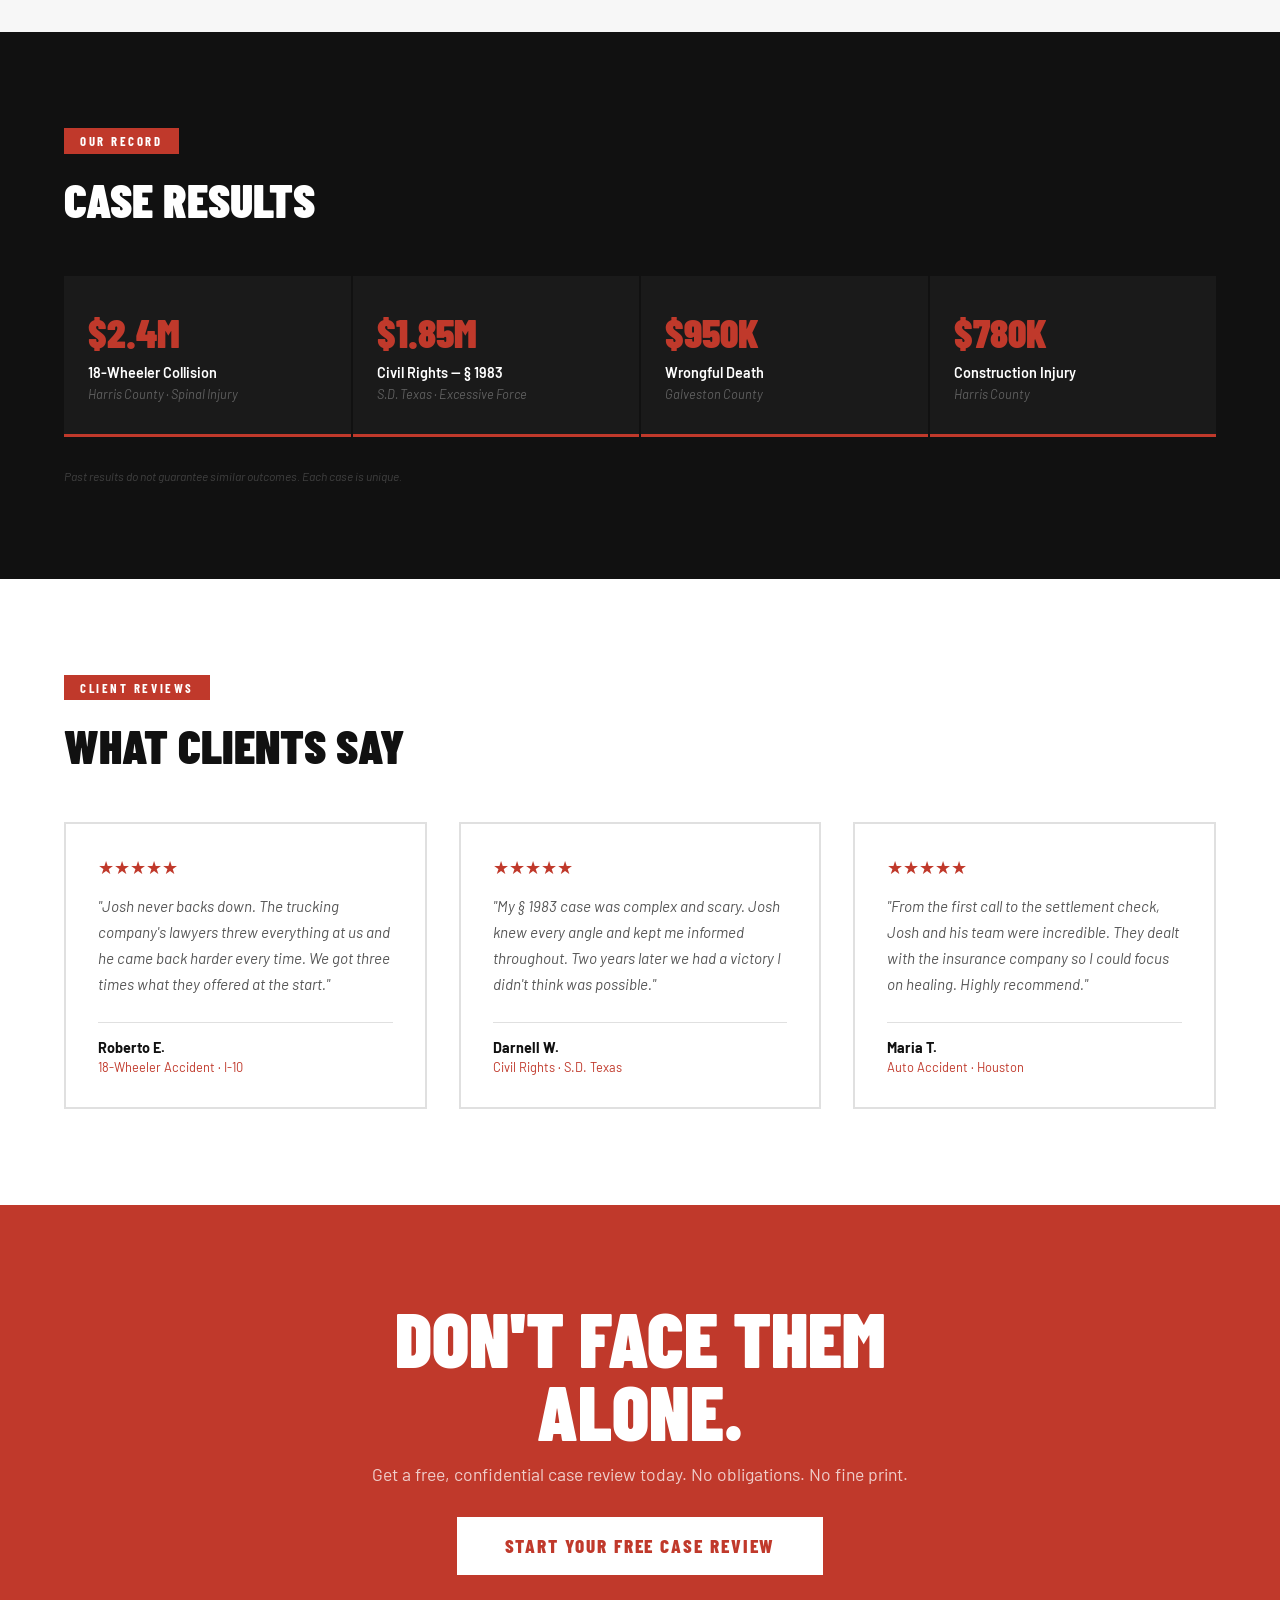
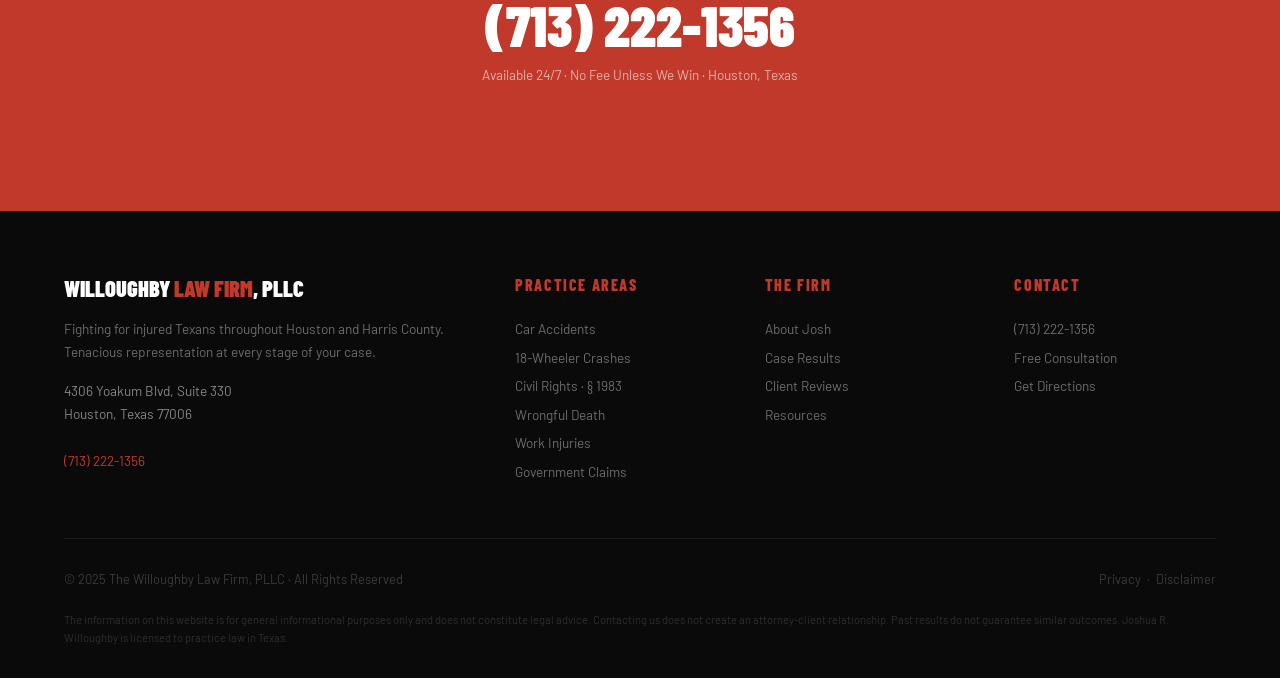
<file: v2/index.html>
<!DOCTYPE html>
<html lang="en">
<head>
<meta charset="UTF-8">
<meta name="viewport" content="width=device-width, initial-scale=1.0">
<title>Willoughby Law Firm | Houston TX Personal Injury Lawyers</title>
<link href="https://fonts.googleapis.com/css2?family=Barlow+Condensed:wght@600;700;800;900&family=Barlow:wght@300;400;500;600&display=swap" rel="stylesheet">
<style>
:root {
  --red: #c0392b;
  --red-dark: #96281b;
  --black: #111111;
  --white: #ffffff;
  --light: #f7f7f7;
  --gray: #666;
  --border: #e0e0e0;
}
* { margin: 0; padding: 0; box-sizing: border-box; }
html { scroll-behavior: smooth; }
body { font-family: 'Barlow', sans-serif; color: var(--black); background: var(--white); }

/* NAV */
nav {
  background: var(--black); position: fixed; top: 0; width: 100%; z-index: 999;
  height: 70px; display: flex; align-items: center; justify-content: space-between;
  padding: 0 4rem;
}
.nav-logo-text {
  font-family: 'Barlow Condensed', sans-serif; font-weight: 800; font-size: 1.5rem;
  color: var(--white); text-transform: uppercase; letter-spacing: 0.05em;
}
.nav-logo-text span { color: var(--red); }
.nav-phone {
  color: var(--white); font-size: 1.1rem; font-weight: 600; text-decoration: none;
  background: var(--red); padding: 0.5rem 1.5rem; display: flex; align-items: center; gap: 0.5rem;
  transition: background 0.2s;
}
.nav-phone:hover { background: var(--red-dark); }
.nav-links { display: flex; gap: 2rem; list-style: none; }
.nav-links a { color: rgba(255,255,255,0.7); text-decoration: none; font-size: 0.9rem; font-weight: 500; text-transform: uppercase; letter-spacing: 0.08em; transition: color 0.2s; }
.nav-links a:hover { color: var(--red); }

/* HERO */
.hero {
  min-height: 100vh; padding-top: 70px;
  display: grid; grid-template-columns: 1fr 480px;
  overflow: hidden;
}
.hero-left {
  background: var(--black);
  position: relative; overflow: hidden;
  display: flex; align-items: center;
  padding: 4rem;
}
.hero-photo {
  position: absolute; inset: 0;
  background: url('https://images.unsplash.com/photo-1521791136064-7986c2920216?w=1200&q=80') center/cover no-repeat;
  opacity: 0.3;
}
.hero-overlay {
  position: absolute; inset: 0;
  background: linear-gradient(to right, rgba(17,17,17,0.95) 40%, rgba(17,17,17,0.5) 100%);
}
.hero-content { position: relative; z-index: 2; max-width: 640px; }
.hero-badge {
  display: inline-block; background: var(--red); color: var(--white);
  font-family: 'Barlow Condensed', sans-serif; font-weight: 700;
  font-size: 0.85rem; letter-spacing: 0.2em; text-transform: uppercase;
  padding: 0.4rem 1rem; margin-bottom: 1.5rem;
}
.hero h1 {
  font-family: 'Barlow Condensed', sans-serif; font-weight: 900;
  font-size: clamp(3rem, 6vw, 5.5rem); color: var(--white);
  text-transform: uppercase; line-height: 0.95; margin-bottom: 1.5rem;
  letter-spacing: -0.01em;
}
.hero h1 .red { color: var(--red); }
.hero-desc { font-size: 1.05rem; color: rgba(255,255,255,0.65); line-height: 1.7; max-width: 500px; margin-bottom: 2.5rem; }
.hero-ctas { display: flex; gap: 1rem; flex-wrap: wrap; }
.btn-red {
  background: var(--red); color: var(--white);
  padding: 1rem 2.5rem; font-family: 'Barlow Condensed', sans-serif;
  font-weight: 700; font-size: 1.1rem; text-transform: uppercase; letter-spacing: 0.1em;
  text-decoration: none; transition: background 0.2s; display: inline-block;
}
.btn-red:hover { background: var(--red-dark); }
.btn-white {
  background: transparent; color: var(--white); border: 2px solid rgba(255,255,255,0.4);
  padding: 1rem 2.5rem; font-family: 'Barlow Condensed', sans-serif;
  font-weight: 700; font-size: 1.1rem; text-transform: uppercase; letter-spacing: 0.1em;
  text-decoration: none; transition: all 0.2s; display: inline-block;
}
.btn-white:hover { border-color: var(--red); color: var(--red); }
.hero-numbers { display: flex; gap: 3rem; margin-top: 3rem; padding-top: 2.5rem; border-top: 1px solid rgba(255,255,255,0.1); }
.hero-num .n { font-family: 'Barlow Condensed', sans-serif; font-size: 2.8rem; font-weight: 900; color: var(--red); line-height: 1; }
.hero-num .l { font-size: 0.75rem; color: rgba(255,255,255,0.4); text-transform: uppercase; letter-spacing: 0.1em; margin-top: 0.3rem; }

/* FORM PANEL */
.hero-right { background: var(--white); padding: 3rem 2.5rem; overflow-y: auto; display: flex; flex-direction: column; justify-content: center; }
.form-header { margin-bottom: 2rem; }
.form-header h2 { font-family: 'Barlow Condensed', sans-serif; font-weight: 800; font-size: 2rem; text-transform: uppercase; letter-spacing: 0.03em; margin-bottom: 0.5rem; }
.form-header p { color: var(--gray); font-size: 0.95rem; }
.call-strip {
  background: var(--black); padding: 1rem 1.5rem;
  display: flex; align-items: center; justify-content: space-between;
  margin-bottom: 1.5rem;
}
.call-strip .label { color: rgba(255,255,255,0.5); font-size: 0.75rem; text-transform: uppercase; letter-spacing: 0.1em; }
.call-strip .num { color: var(--white); font-family: 'Barlow Condensed', sans-serif; font-size: 1.4rem; font-weight: 800; color: var(--red); }
.call-strip .avail { color: rgba(255,255,255,0.5); font-size: 0.75rem; }
.fg { margin-bottom: 0.9rem; }
.fg label { display: block; font-size: 0.78rem; font-weight: 600; text-transform: uppercase; letter-spacing: 0.08em; color: var(--black); margin-bottom: 0.35rem; }
.fg input, .fg select, .fg textarea {
  width: 100%; padding: 0.8rem 1rem; border: 2px solid var(--border);
  font-family: 'Barlow', sans-serif; font-size: 0.95rem; color: var(--black);
  transition: border-color 0.2s; background: #fafafa;
}
.fg input:focus, .fg select:focus, .fg textarea:focus { outline: none; border-color: var(--red); background: var(--white); }
.fg textarea { height: 80px; resize: none; }
.fg-row { display: grid; grid-template-columns: 1fr 1fr; gap: 0.9rem; }
.submit-btn {
  width: 100%; background: var(--red); color: var(--white); border: none;
  padding: 1.1rem; font-family: 'Barlow Condensed', sans-serif; font-weight: 800;
  font-size: 1.2rem; text-transform: uppercase; letter-spacing: 0.12em;
  cursor: pointer; transition: background 0.2s; margin-top: 0.5rem;
}
.submit-btn:hover { background: var(--red-dark); }
.form-note { font-size: 0.78rem; color: var(--gray); text-align: center; margin-top: 0.75rem; }

/* TICKER */
.ticker { background: var(--red); padding: 0.75rem 0; overflow: hidden; }
.ticker-inner { display: flex; gap: 4rem; white-space: nowrap; animation: ticker 25s linear infinite; }
.ticker-item { font-family: 'Barlow Condensed', sans-serif; font-weight: 700; font-size: 1rem; text-transform: uppercase; letter-spacing: 0.1em; color: var(--white); display: flex; align-items: center; gap: 1rem; }
.ticker-item::before { content: '★'; color: rgba(255,255,255,0.5); }
@keyframes ticker { 0% { transform: translateX(0); } 100% { transform: translateX(-50%); } }

/* PROCESS */
.process-section { padding: 6rem 4rem; background: var(--light); }
.process-inner { max-width: 1200px; margin: 0 auto; }
.section-head { text-align: center; margin-bottom: 4rem; }
.section-tag {
  display: inline-block; background: var(--red); color: var(--white);
  font-family: 'Barlow Condensed', sans-serif; font-weight: 700; font-size: 0.8rem;
  text-transform: uppercase; letter-spacing: 0.2em; padding: 0.3rem 1rem; margin-bottom: 1rem;
}
.section-head h2 { font-family: 'Barlow Condensed', sans-serif; font-weight: 900; font-size: clamp(2rem, 4vw, 3.5rem); text-transform: uppercase; }
.process-steps { display: grid; grid-template-columns: repeat(4, 1fr); gap: 0; position: relative; }
.process-steps::before { content: ''; position: absolute; top: 3rem; left: 15%; right: 15%; height: 2px; background: var(--red); opacity: 0.3; }
.step { text-align: center; padding: 0 1.5rem; }
.step-num {
  width: 60px; height: 60px; background: var(--black); color: var(--white);
  font-family: 'Barlow Condensed', sans-serif; font-size: 1.5rem; font-weight: 900;
  display: flex; align-items: center; justify-content: center; margin: 0 auto 1.5rem;
  position: relative; z-index: 1;
}
.step.active .step-num { background: var(--red); }
.step h3 { font-family: 'Barlow Condensed', sans-serif; font-size: 1.2rem; font-weight: 800; text-transform: uppercase; margin-bottom: 0.75rem; }
.step p { font-size: 0.9rem; color: var(--gray); line-height: 1.6; }

/* CASES */
.cases-section { padding: 6rem 4rem; }
.cases-inner { max-width: 1200px; margin: 0 auto; }
.cases-grid { display: grid; grid-template-columns: repeat(3, 1fr); gap: 2px; margin-top: 3rem; }
.case-card {
  background: var(--black); padding: 2.5rem 2rem;
  transition: background 0.2s; cursor: pointer;
  border-left: 4px solid transparent; position: relative;
}
.case-card:hover { background: #1a1a1a; border-left-color: var(--red); }
.case-icon { font-size: 2.5rem; margin-bottom: 1.5rem; }
.case-title { font-family: 'Barlow Condensed', sans-serif; font-weight: 800; font-size: 1.3rem; text-transform: uppercase; color: var(--white); margin-bottom: 0.75rem; }
.case-desc { font-size: 0.9rem; color: rgba(255,255,255,0.5); line-height: 1.6; }
.case-link { position: absolute; bottom: 2rem; right: 2rem; color: var(--red); font-size: 1.2rem; opacity: 0; transition: opacity 0.2s; }
.case-card:hover .case-link { opacity: 1; }

/* ATTORNEY */
.attorney-section { padding: 6rem 4rem; background: var(--light); }
.attorney-inner { max-width: 1200px; margin: 0 auto; display: grid; grid-template-columns: 400px 1fr; gap: 5rem; align-items: start; }
.atty-img-wrap { position: relative; }
.atty-img {
  width: 100%; height: 500px;
  background: url('https://images.unsplash.com/photo-1507003211169-0a1dd7228f2d?w=600&q=80') center top/cover;
}
.atty-name-plate {
  background: var(--red); padding: 1.5rem 2rem;
  display: flex; flex-direction: column;
}
.atty-name-plate .name { font-family: 'Barlow Condensed', sans-serif; font-weight: 900; font-size: 1.6rem; color: var(--white); text-transform: uppercase; }
.atty-name-plate .title { color: rgba(255,255,255,0.7); font-size: 0.85rem; text-transform: uppercase; letter-spacing: 0.1em; font-weight: 600; }
.atty-content .section-tag { margin-bottom: 1rem; }
.atty-content h2 { font-family: 'Barlow Condensed', sans-serif; font-weight: 900; font-size: 2.5rem; text-transform: uppercase; margin-bottom: 1.5rem; line-height: 1; }
.atty-content p { font-size: 1rem; color: #444; line-height: 1.8; margin-bottom: 1.25rem; }
.bar-items { display: grid; grid-template-columns: 1fr 1fr; gap: 1rem; margin: 2rem 0; }
.bar-item { display: flex; align-items: center; gap: 0.75rem; padding: 0.75rem 1rem; background: var(--white); border-left: 3px solid var(--red); }
.bar-item .icon { font-size: 1.2rem; }
.bar-item .text { font-size: 0.85rem; font-weight: 600; color: var(--black); }

/* VERDICTS */
.verdicts-section { background: var(--black); padding: 6rem 4rem; }
.verdicts-inner { max-width: 1200px; margin: 0 auto; }
.verdicts-inner .section-tag { display: inline-block; margin-bottom: 1rem; }
.verdicts-inner h2 { font-family: 'Barlow Condensed', sans-serif; font-weight: 900; font-size: 3rem; text-transform: uppercase; color: var(--white); margin-bottom: 3rem; }
.v-grid { display: grid; grid-template-columns: repeat(4, 1fr); gap: 2px; }
.v-card { background: rgba(255,255,255,0.04); padding: 2rem 1.5rem; border-bottom: 3px solid var(--red); }
.v-amount { font-family: 'Barlow Condensed', sans-serif; font-size: 2.5rem; font-weight: 900; color: var(--red); }
.v-type { color: var(--white); font-weight: 600; font-size: 0.9rem; margin-top: 0.5rem; }
.v-detail { color: rgba(255,255,255,0.3); font-size: 0.8rem; margin-top: 0.3rem; font-style: italic; }

/* REVIEWS */
.reviews-section { padding: 6rem 4rem; background: var(--white); }
.reviews-inner { max-width: 1200px; margin: 0 auto; }
.reviews-grid { display: grid; grid-template-columns: repeat(3, 1fr); gap: 2rem; margin-top: 3rem; }
.review-card { border: 2px solid var(--border); padding: 2rem; transition: border-color 0.2s; }
.review-card:hover { border-color: var(--red); }
.review-stars { color: var(--red); font-size: 1.1rem; margin-bottom: 1rem; }
.review-text { font-size: 0.95rem; color: #555; line-height: 1.7; margin-bottom: 1.5rem; font-style: italic; }
.review-author { border-top: 1px solid var(--border); padding-top: 1rem; }
.review-name { font-weight: 700; font-size: 0.9rem; }
.review-case { font-size: 0.8rem; color: var(--red); margin-top: 0.2rem; }

/* FINAL CTA */
.final-cta { background: var(--red); padding: 6rem 4rem; text-align: center; }
.final-cta h2 { font-family: 'Barlow Condensed', sans-serif; font-weight: 900; font-size: clamp(2.5rem, 6vw, 5rem); text-transform: uppercase; color: var(--white); margin-bottom: 1rem; line-height: 0.95; }
.final-cta p { color: rgba(255,255,255,0.75); font-size: 1.1rem; margin-bottom: 2rem; }
.cta-phone { font-family: 'Barlow Condensed', sans-serif; font-size: 3.5rem; font-weight: 900; color: var(--white); margin-top: 1rem; display: block; text-decoration: none; }
.cta-phone:hover { color: rgba(255,255,255,0.8); }
.btn-cta-white {
  background: var(--white); color: var(--red); padding: 1.1rem 3rem;
  font-family: 'Barlow Condensed', sans-serif; font-weight: 800; font-size: 1.2rem;
  text-transform: uppercase; letter-spacing: 0.1em; text-decoration: none; display: inline-block;
  transition: all 0.2s;
}
.btn-cta-white:hover { background: var(--black); color: var(--white); }

/* FOOTER */
footer { background: #0a0a0a; padding: 4rem 4rem 2rem; }
.footer-top { max-width: 1200px; margin: 0 auto; display: grid; grid-template-columns: 2fr 1fr 1fr 1fr; gap: 3rem; border-bottom: 1px solid rgba(255,255,255,0.08); padding-bottom: 3rem; margin-bottom: 2rem; }
.f-brand .f-logo { font-family: 'Barlow Condensed', sans-serif; font-size: 1.4rem; font-weight: 900; color: var(--white); text-transform: uppercase; margin-bottom: 1rem; }
.f-brand .f-logo span { color: var(--red); }
.f-brand p { color: rgba(255,255,255,0.4); font-size: 0.85rem; line-height: 1.7; margin-bottom: 1rem; }
.f-brand address { color: rgba(255,255,255,0.5); font-size: 0.85rem; line-height: 1.7; font-style: normal; }
.f-col h4 { font-family: 'Barlow Condensed', sans-serif; font-size: 1rem; font-weight: 800; text-transform: uppercase; letter-spacing: 0.1em; color: var(--red); margin-bottom: 1.5rem; }
.f-col ul { list-style: none; }
.f-col ul li { margin-bottom: 0.6rem; }
.f-col ul li a { color: rgba(255,255,255,0.4); text-decoration: none; font-size: 0.85rem; transition: color 0.2s; }
.f-col ul li a:hover { color: var(--red); }
.footer-bottom { max-width: 1200px; margin: 0 auto; display: flex; justify-content: space-between; align-items: center; flex-wrap: wrap; gap: 1rem; }
.footer-bottom p { color: rgba(255,255,255,0.2); font-size: 0.8rem; }
.disclaimer { max-width: 1200px; margin: 1.5rem auto 0; color: rgba(255,255,255,0.15); font-size: 0.7rem; line-height: 1.6; }

@media (max-width: 1024px) {
  .hero { grid-template-columns: 1fr; }
  .hero-right { display: none; }
  .attorney-inner { grid-template-columns: 1fr; }
  .cases-grid, .v-grid { grid-template-columns: repeat(2, 1fr); }
  .reviews-grid { grid-template-columns: 1fr; }
  .footer-top { grid-template-columns: 1fr 1fr; }
  .process-steps { grid-template-columns: repeat(2, 1fr); }
  .process-steps::before { display: none; }
  nav { padding: 0 1.5rem; }
  .nav-links { display: none; }
}
</style>
</head>
<body>

<nav>
  <div class="nav-logo-text">WILLOUGHBY<span> LAW</span></div>
  <ul class="nav-links">
    <li><a href="#cases">Practice Areas</a></li>
    <li><a href="#attorney">About Josh</a></li>
    <li><a href="#verdicts">Results</a></li>
    <li><a href="#reviews">Reviews</a></li>
  </ul>
  <a href="tel:7132221356" class="nav-phone">📞 (713) 222-1356</a>
</nav>

<section class="hero">
  <div class="hero-left">
    <div class="hero-photo"></div>
    <div class="hero-overlay"></div>
    <div class="hero-content">
      <div class="hero-badge">Houston Personal Injury Attorney</div>
      <h1>We Fight.<br>You <span class="red">Win.</span></h1>
      <p class="hero-desc">Insurance companies have billion-dollar legal teams. You need someone who hits back harder. Joshua R. Willoughby doesn't settle for low offers — he takes cases to trial and wins.</p>
      <div class="hero-ctas">
        <a href="#contact" class="btn-red">Free Case Review</a>
        <a href="tel:7132221356" class="btn-white">Call 24/7</a>
      </div>
      <div class="hero-numbers">
        <div class="hero-num"><div class="n">$M+</div><div class="l">Client Recovery</div></div>
        <div class="hero-num"><div class="n">500+</div><div class="l">Cases Won</div></div>
        <div class="hero-num"><div class="n">0%</div><div class="l">Fee Unless Win</div></div>
      </div>
    </div>
  </div>
  <div class="hero-right" id="contact">
    <div class="form-header">
      <h2>Free Case<br>Evaluation</h2>
      <p>Tell us what happened. We'll tell you what it's worth.</p>
    </div>
    <div class="call-strip">
      <div><div class="label">Call Now</div><div class="num">(713) 222-1356</div></div>
      <div class="avail">Available 24/7</div>
    </div>
    <div class="fg-row">
      <div class="fg"><label>First Name</label><input type="text" placeholder="First"></div>
      <div class="fg"><label>Last Name</label><input type="text" placeholder="Last"></div>
    </div>
    <div class="fg"><label>Phone</label><input type="tel" placeholder="(713) 000-0000"></div>
    <div class="fg"><label>Email</label><input type="email" placeholder="you@email.com"></div>
    <div class="fg">
      <label>Type of Case</label>
      <select>
        <option>Car / Truck Accident</option>
        <option>18-Wheeler / Commercial Vehicle</option>
        <option>Slip & Fall</option>
        <option>Workplace Injury</option>
        <option>Wrongful Death</option>
        <option>Civil Rights (§ 1983)</option>
        <option>Government Vehicle Crash</option>
        <option>Other</option>
      </select>
    </div>
    <div class="fg"><label>What Happened?</label><textarea placeholder="Brief description of your injury and how it occurred..."></textarea></div>
    <button class="submit-btn">Get My Free Case Review →</button>
    <p class="form-note">✓ Confidential &nbsp;·&nbsp; No fee unless we win &nbsp;·&nbsp; Respond in hours</p>
  </div>
</section>

<div class="ticker">
  <div class="ticker-inner">
    <span class="ticker-item">No Fee Unless We Win</span>
    <span class="ticker-item">24/7 Available</span>
    <span class="ticker-item">Car & Truck Accidents</span>
    <span class="ticker-item">Civil Rights Violations</span>
    <span class="ticker-item">Wrongful Death</span>
    <span class="ticker-item">18-Wheeler Crashes</span>
    <span class="ticker-item">Free Consultation</span>
    <span class="ticker-item">Serving Houston & Harris County</span>
    <span class="ticker-item">No Fee Unless We Win</span>
    <span class="ticker-item">24/7 Available</span>
    <span class="ticker-item">Car & Truck Accidents</span>
    <span class="ticker-item">Civil Rights Violations</span>
    <span class="ticker-item">Wrongful Death</span>
    <span class="ticker-item">18-Wheeler Crashes</span>
    <span class="ticker-item">Free Consultation</span>
    <span class="ticker-item">Serving Houston & Harris County</span>
  </div>
</div>

<section class="process-section">
  <div class="process-inner">
    <div class="section-head">
      <div class="section-tag">How It Works</div>
      <h2>Your Path to Justice</h2>
    </div>
    <div class="process-steps">
      <div class="step active">
        <div class="step-num">01</div>
        <h3>Free Consultation</h3>
        <p>Call or fill out our form. We review your case at zero cost and zero obligation — usually same day.</p>
      </div>
      <div class="step">
        <div class="step-num">02</div>
        <h3>We Investigate</h3>
        <p>We gather evidence, pull records, depose witnesses, and build the strongest possible case for you.</p>
      </div>
      <div class="step">
        <div class="step-num">03</div>
        <h3>Negotiate & Fight</h3>
        <p>We face down the insurance companies. If they won't pay fair value, we take it to trial.</p>
      </div>
      <div class="step">
        <div class="step-num">04</div>
        <h3>You Get Paid</h3>
        <p>We recover maximum compensation for your injuries, lost income, and everything else you're owed.</p>
      </div>
    </div>
  </div>
</section>

<section class="cases-section" id="cases">
  <div class="cases-inner">
    <div class="section-tag">What We Handle</div>
    <h2 style="font-family:'Barlow Condensed',sans-serif; font-weight:900; font-size:3rem; text-transform:uppercase; margin-bottom:0.5rem;">Practice Areas</h2>
    <p style="color:var(--gray); max-width:600px; line-height:1.7; margin-bottom:0;">We fight every kind of personal injury and civil rights case in Houston and Harris County, Texas.</p>
    <div class="cases-grid">
      <div class="case-card">
        <div class="case-icon">🚗</div>
        <div class="case-title">Car Accidents</div>
        <div class="case-desc">All types of motor vehicle crashes — rear-ends, DUI, failure to yield, and multi-vehicle pile-ups.</div>
        <div class="case-link">→</div>
      </div>
      <div class="case-card">
        <div class="case-icon">🚛</div>
        <div class="case-title">18-Wheeler & Trucking</div>
        <div class="case-desc">Federal regulations, black-box data, and carrier liability. These cases require specialized knowledge.</div>
        <div class="case-link">→</div>
      </div>
      <div class="case-card">
        <div class="case-icon">⚖️</div>
        <div class="case-title">Civil Rights · § 1983</div>
        <div class="case-desc">Excessive force, unlawful arrest, and Monell claims against government entities.</div>
        <div class="case-link">→</div>
      </div>
      <div class="case-card">
        <div class="case-icon">🏛️</div>
        <div class="case-title">Government Vehicle Claims</div>
        <div class="case-desc">City and county vehicle crashes under the Texas Tort Claims Act. Notice deadlines apply — act fast.</div>
        <div class="case-link">→</div>
      </div>
      <div class="case-card">
        <div class="case-icon">🕊️</div>
        <div class="case-title">Wrongful Death</div>
        <div class="case-desc">Fighting for families when negligence costs an irreplaceable life. Full survivor's damages pursued.</div>
        <div class="case-link">→</div>
      </div>
      <div class="case-card">
        <div class="case-icon">🏗️</div>
        <div class="case-title">Work & Construction Injuries</div>
        <div class="case-desc">Serious on-the-job injuries — third-party claims, OSHA violations, and unsafe site conditions.</div>
        <div class="case-link">→</div>
      </div>
    </div>
  </div>
</section>

<section class="attorney-section" id="attorney">
  <div class="attorney-inner">
    <div class="atty-img-wrap">
      <div class="atty-img"></div>
      <div class="atty-name-plate">
        <div class="name">Joshua R. Willoughby</div>
        <div class="title">Principal Attorney · The Willoughby Law Firm, PLLC</div>
      </div>
    </div>
    <div class="atty-content">
      <div class="section-tag">Your Attorney</div>
      <h2>Meet<br>Josh Willoughby</h2>
      <p>Joshua Willoughby founded The Willoughby Law Firm because he believes injured people deserve more than a quick settlement — they deserve a fighter. Based in Houston's Midtown, Josh handles personal injury and civil rights cases with the tenacity and preparation of a trial lawyer, not a negotiator.</p>
      <p>From complex § 1983 civil rights claims in federal court to TTCA crashes involving government entities, Josh takes the hard cases other firms pass on. He prepares every case for trial from day one — which is exactly why insurers take him seriously at the settlement table.</p>
      <div class="bar-items">
        <div class="bar-item"><span class="icon">✓</span><span class="text">State Bar of Texas</span></div>
        <div class="bar-item"><span class="icon">✓</span><span class="text">Texas Trial Lawyers Assoc.</span></div>
        <div class="bar-item"><span class="icon">✓</span><span class="text">Houston Bar Association</span></div>
        <div class="bar-item"><span class="icon">✓</span><span class="text">U.S. District Court, S.D. Tex.</span></div>
      </div>
      <a href="#contact" class="btn-red">Schedule Free Consultation</a>
    </div>
  </div>
</section>

<section class="verdicts-section" id="verdicts">
  <div class="verdicts-inner">
    <div class="section-tag">Our Record</div>
    <h2>Case Results</h2>
    <div class="v-grid">
      <div class="v-card"><div class="v-amount">$2.4M</div><div class="v-type">18-Wheeler Collision</div><div class="v-detail">Harris County · Spinal Injury</div></div>
      <div class="v-card"><div class="v-amount">$1.85M</div><div class="v-type">Civil Rights — § 1983</div><div class="v-detail">S.D. Texas · Excessive Force</div></div>
      <div class="v-card"><div class="v-amount">$950K</div><div class="v-type">Wrongful Death</div><div class="v-detail">Galveston County</div></div>
      <div class="v-card"><div class="v-amount">$780K</div><div class="v-type">Construction Injury</div><div class="v-detail">Harris County</div></div>
    </div>
    <p style="color:rgba(255,255,255,0.2); font-size:0.75rem; margin-top:2rem; font-style:italic;">Past results do not guarantee similar outcomes. Each case is unique.</p>
  </div>
</section>

<section class="reviews-section" id="reviews">
  <div class="reviews-inner">
    <div class="section-tag">Client Reviews</div>
    <h2 style="font-family:'Barlow Condensed',sans-serif; font-weight:900; font-size:3rem; text-transform:uppercase;">What Clients Say</h2>
    <div class="reviews-grid">
      <div class="review-card">
        <div class="review-stars">★★★★★</div>
        <p class="review-text">"Josh never backs down. The trucking company's lawyers threw everything at us and he came back harder every time. We got three times what they offered at the start."</p>
        <div class="review-author"><div class="review-name">Roberto E.</div><div class="review-case">18-Wheeler Accident · I-10</div></div>
      </div>
      <div class="review-card">
        <div class="review-stars">★★★★★</div>
        <p class="review-text">"My § 1983 case was complex and scary. Josh knew every angle and kept me informed throughout. Two years later we had a victory I didn't think was possible."</p>
        <div class="review-author"><div class="review-name">Darnell W.</div><div class="review-case">Civil Rights · S.D. Texas</div></div>
      </div>
      <div class="review-card">
        <div class="review-stars">★★★★★</div>
        <p class="review-text">"From the first call to the settlement check, Josh and his team were incredible. They dealt with the insurance company so I could focus on healing. Highly recommend."</p>
        <div class="review-author"><div class="review-name">Maria T.</div><div class="review-case">Auto Accident · Houston</div></div>
      </div>
    </div>
  </div>
</section>

<section class="final-cta">
  <h2>Don't Face Them<br>Alone.</h2>
  <p>Get a free, confidential case review today. No obligations. No fine print.</p>
  <a href="#contact" class="btn-cta-white">Start Your Free Case Review</a>
  <a href="tel:7132221356" class="cta-phone">(713) 222-1356</a>
  <p style="font-size:0.85rem; margin-top:0.5rem; color:rgba(255,255,255,0.6);">Available 24/7 · No Fee Unless We Win · Houston, Texas</p>
</section>

<footer>
  <div class="footer-top">
    <div class="f-brand">
      <div class="f-logo">WILLOUGHBY <span>LAW FIRM</span>, PLLC</div>
      <p>Fighting for injured Texans throughout Houston and Harris County. Tenacious representation at every stage of your case.</p>
      <address>4306 Yoakum Blvd, Suite 330<br>Houston, Texas 77006<br><br><a href="tel:7132221356" style="color:var(--red); text-decoration:none;">(713) 222-1356</a></address>
    </div>
    <div class="f-col">
      <h4>Practice Areas</h4>
      <ul>
        <li><a href="#">Car Accidents</a></li>
        <li><a href="#">18-Wheeler Crashes</a></li>
        <li><a href="#">Civil Rights · § 1983</a></li>
        <li><a href="#">Wrongful Death</a></li>
        <li><a href="#">Work Injuries</a></li>
        <li><a href="#">Government Claims</a></li>
      </ul>
    </div>
    <div class="f-col">
      <h4>The Firm</h4>
      <ul>
        <li><a href="#">About Josh</a></li>
        <li><a href="#">Case Results</a></li>
        <li><a href="#">Client Reviews</a></li>
        <li><a href="#">Resources</a></li>
      </ul>
    </div>
    <div class="f-col">
      <h4>Contact</h4>
      <ul>
        <li><a href="tel:7132221356">(713) 222-1356</a></li>
        <li><a href="#">Free Consultation</a></li>
        <li><a href="#">Get Directions</a></li>
      </ul>
    </div>
  </div>
  <div class="footer-bottom">
    <p>© 2025 The Willoughby Law Firm, PLLC · All Rights Reserved</p>
    <p><a href="#" style="color:inherit; text-decoration:none;">Privacy</a> &nbsp;·&nbsp; <a href="#" style="color:inherit; text-decoration:none;">Disclaimer</a></p>
  </div>
  <p class="disclaimer">The information on this website is for general informational purposes only and does not constitute legal advice. Contacting us does not create an attorney-client relationship. Past results do not guarantee similar outcomes. Joshua R. Willoughby is licensed to practice law in Texas.</p>
</footer>

</body>
</html>
</file>
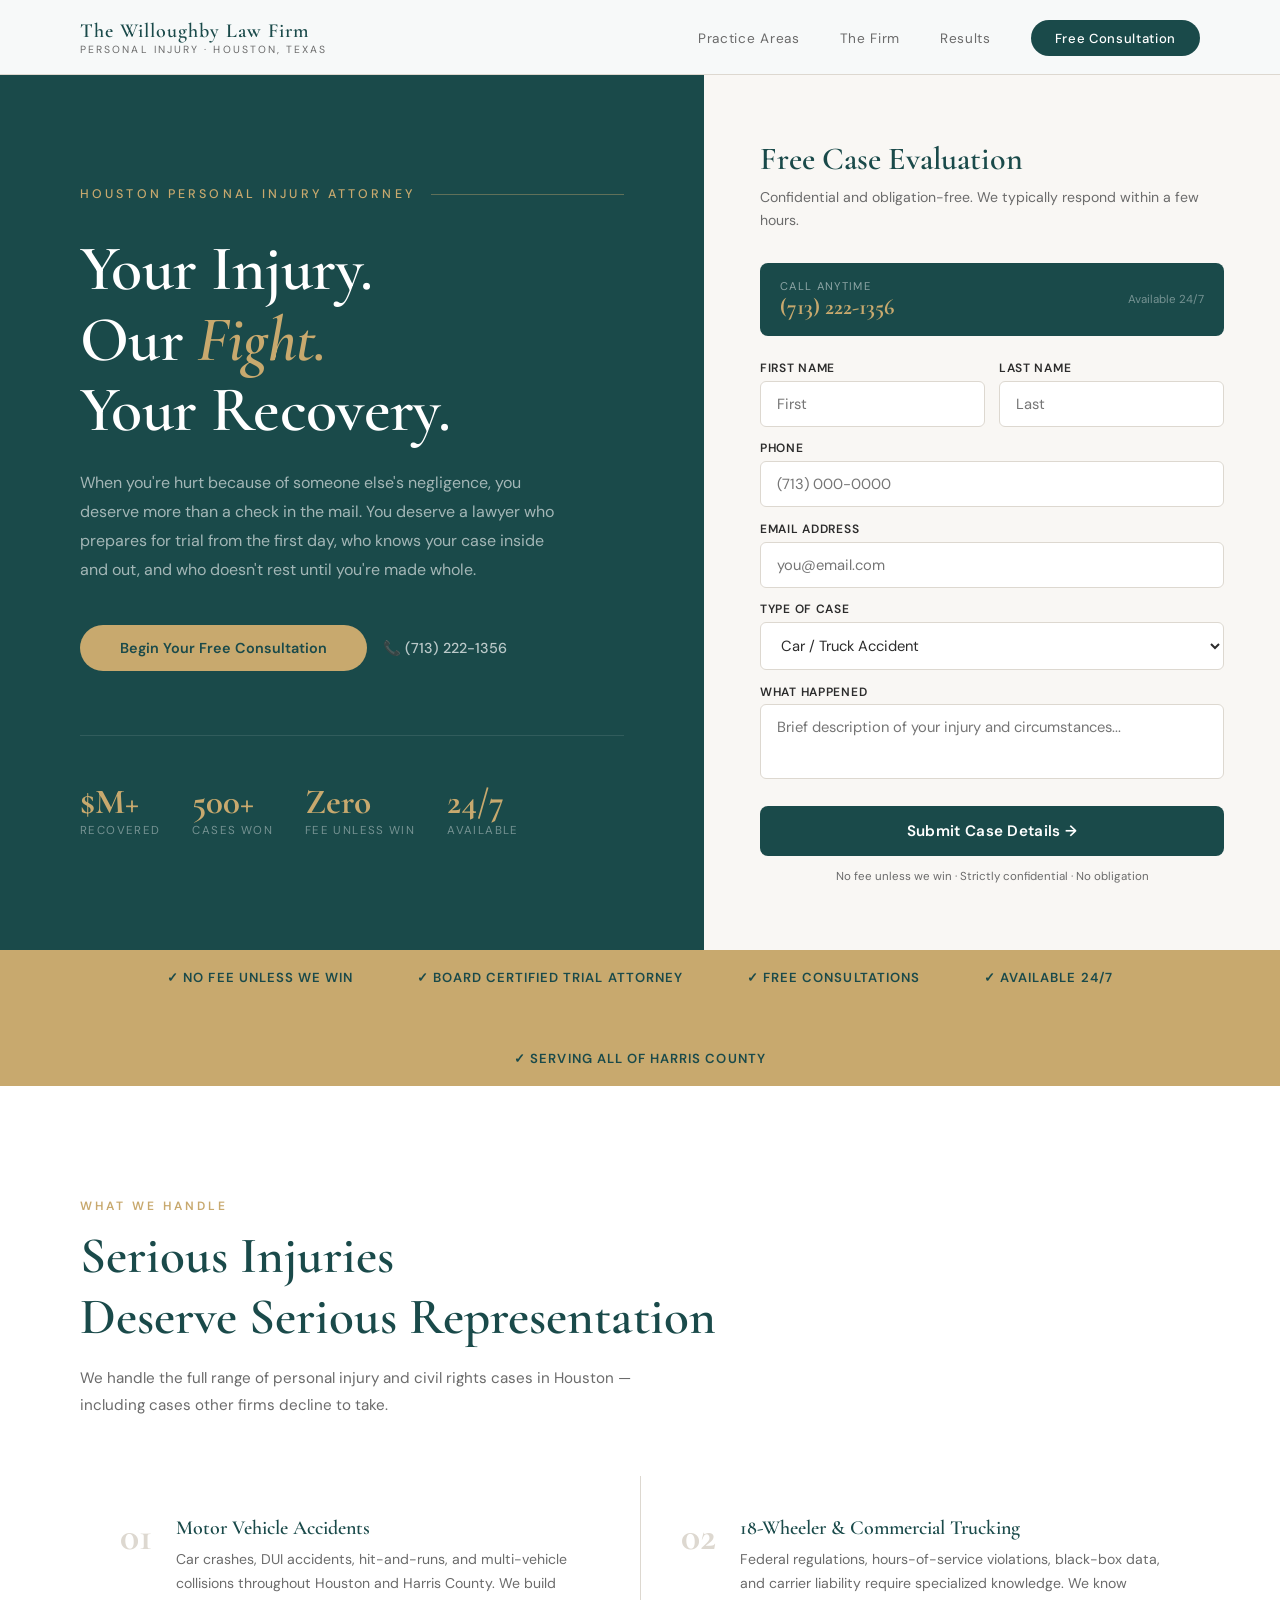
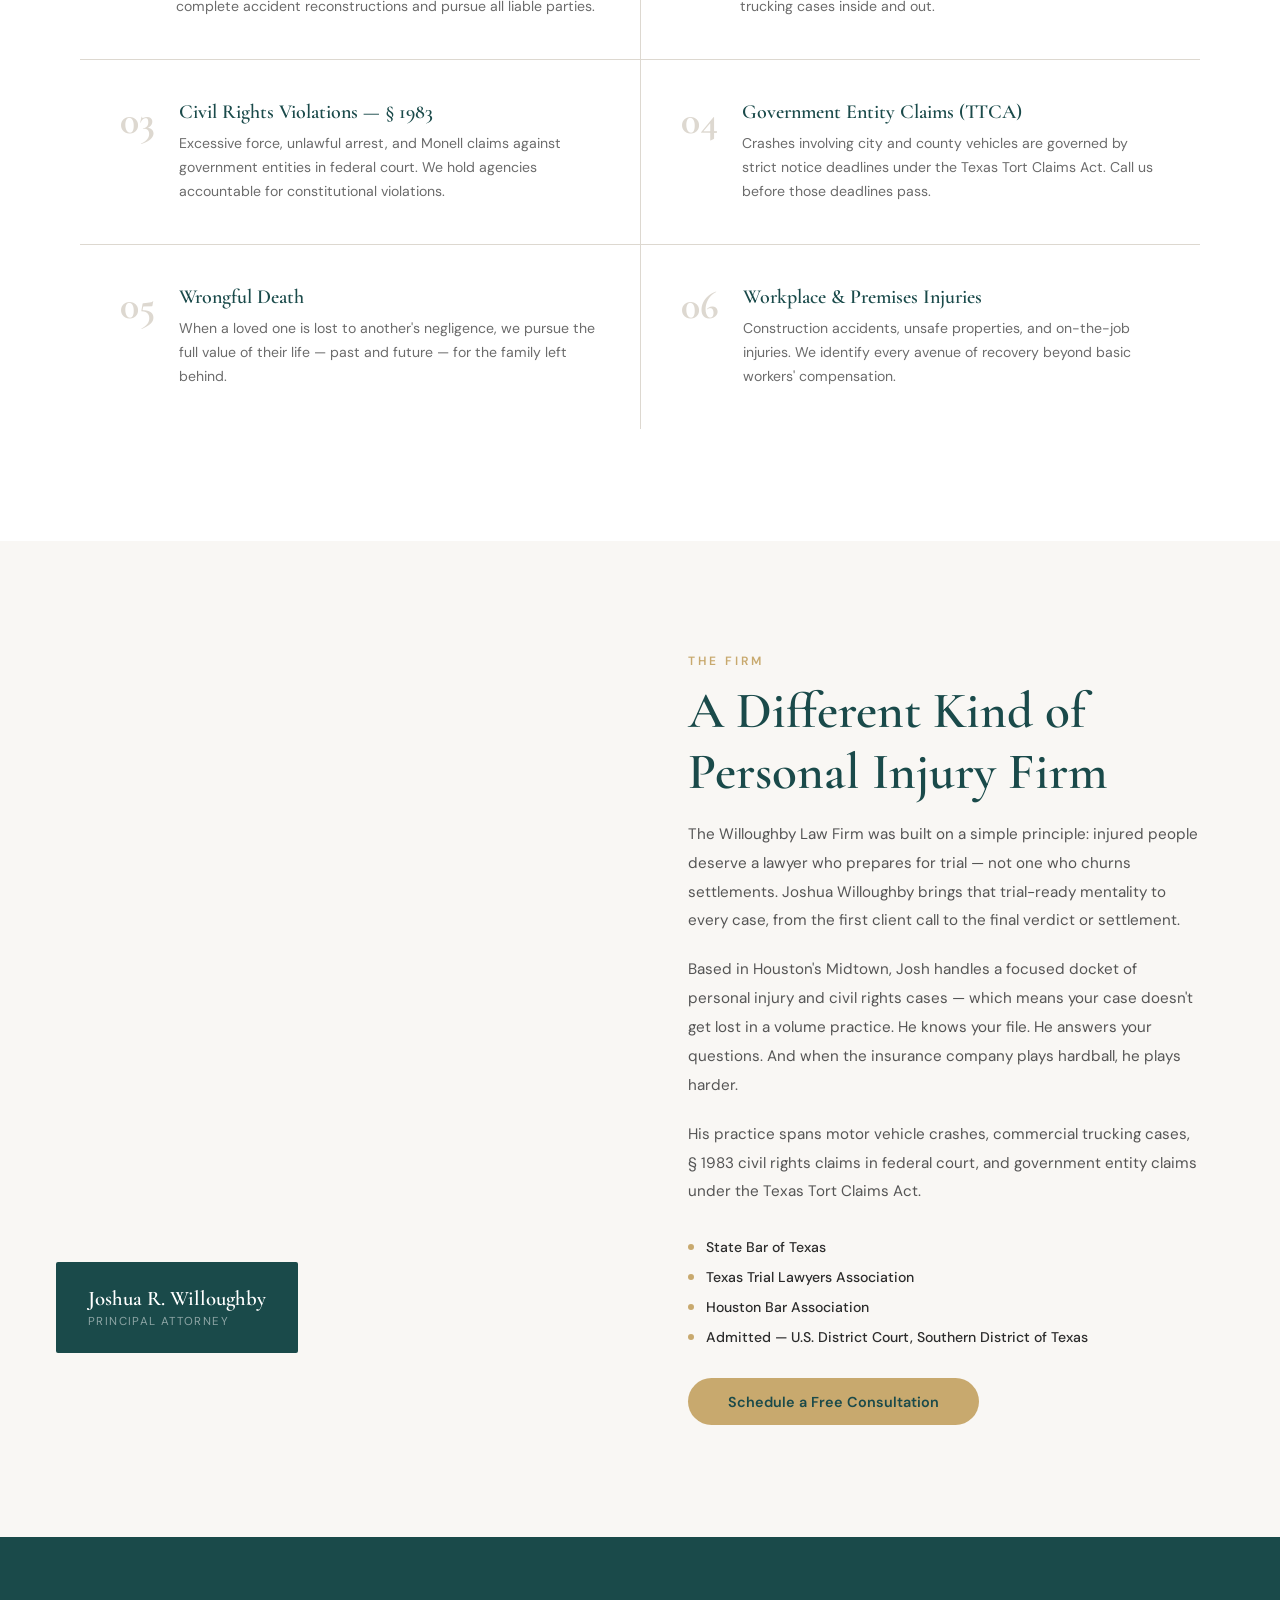
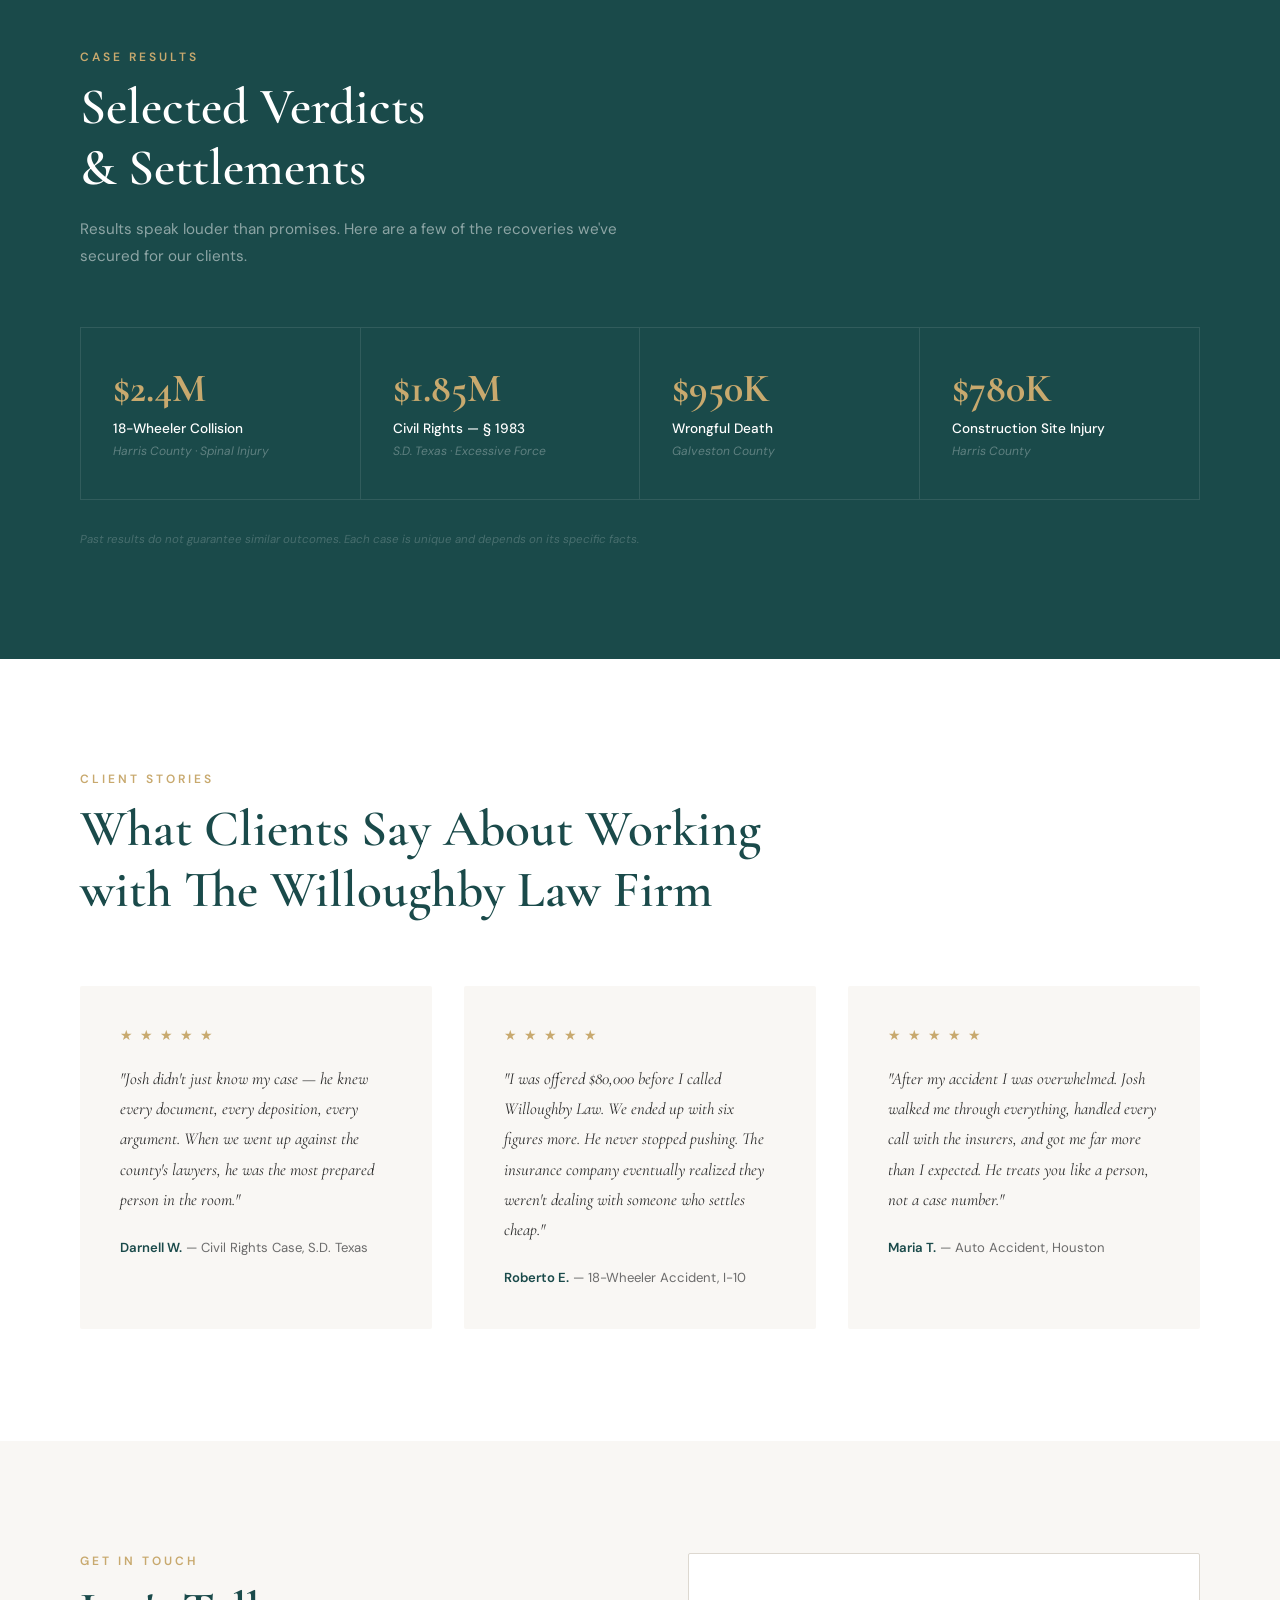
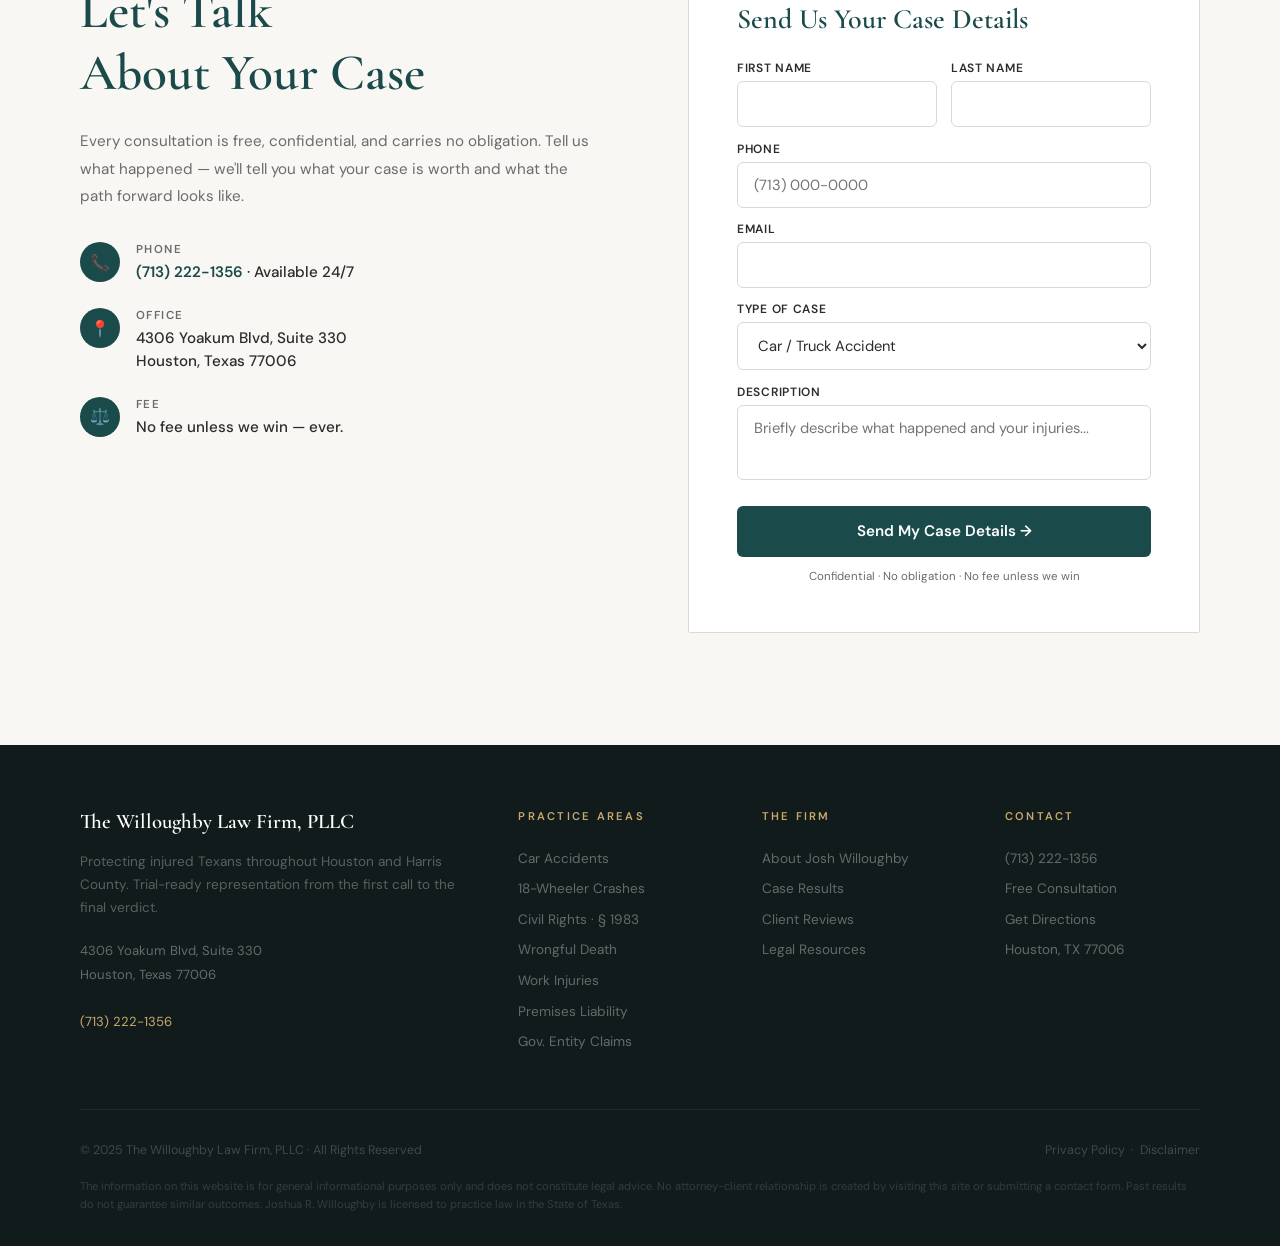
<file: v3/index.html>
<!DOCTYPE html>
<html lang="en">
<head>
<meta charset="UTF-8">
<meta name="viewport" content="width=device-width, initial-scale=1.0">
<title>The Willoughby Law Firm | Personal Injury Attorney Houston</title>
<link href="https://fonts.googleapis.com/css2?family=Cormorant+Garamond:ital,wght@0,400;0,600;0,700;1,400;1,600&family=DM+Sans:wght@300;400;500;600&display=swap" rel="stylesheet">
<style>
:root {
  --teal: #1a4a4a;
  --teal-light: #235e5e;
  --teal-pale: #e8f0f0;
  --accent: #c8a96e;
  --white: #ffffff;
  --off-white: #f9f7f4;
  --text: #2c2c2c;
  --muted: #6b6b6b;
  --border: #ddd8d0;
}
* { margin: 0; padding: 0; box-sizing: border-box; }
html { scroll-behavior: smooth; }
body { font-family: 'DM Sans', sans-serif; color: var(--text); background: var(--white); }

/* NAV */
nav {
  position: fixed; top: 0; width: 100%; z-index: 999;
  background: rgba(255,255,255,0.97); backdrop-filter: blur(10px);
  border-bottom: 1px solid var(--border);
  height: 75px; display: flex; align-items: center; justify-content: space-between;
  padding: 0 5rem;
}
.nav-wordmark {
  display: flex; flex-direction: column;
}
.nav-wordmark .firm { font-family: 'Cormorant Garamond', serif; font-size: 1.25rem; font-weight: 600; color: var(--teal); letter-spacing: 0.05em; line-height: 1.2; }
.nav-wordmark .sub { font-size: 0.65rem; color: var(--muted); text-transform: uppercase; letter-spacing: 0.2em; }
.nav-links { display: flex; gap: 2.5rem; list-style: none; align-items: center; }
.nav-links a { color: var(--muted); text-decoration: none; font-size: 0.85rem; letter-spacing: 0.05em; transition: color 0.3s; }
.nav-links a:hover { color: var(--teal); }
.nav-cta-btn {
  background: var(--teal); color: var(--white) !important; padding: 0.6rem 1.5rem;
  border-radius: 100px; font-size: 0.82rem !important; font-weight: 500 !important;
  transition: background 0.3s !important;
}
.nav-cta-btn:hover { background: var(--teal-light) !important; }

/* HERO */
.hero {
  min-height: 100vh; padding-top: 75px;
  background: var(--teal);
  display: grid; grid-template-columns: 55% 45%;
  overflow: hidden;
}
.hero-text-col {
  display: flex; flex-direction: column; justify-content: center;
  padding: 6rem 5rem; position: relative;
}
.hero-eyebrow {
  display: inline-flex; align-items: center; gap: 1rem; margin-bottom: 2rem;
  color: var(--accent); font-size: 0.78rem; letter-spacing: 0.25em; text-transform: uppercase; font-weight: 500;
}
.hero-eyebrow::after { content: ''; flex: 1; height: 1px; background: rgba(200,169,110,0.4); min-width: 40px; }
.hero h1 {
  font-family: 'Cormorant Garamond', serif;
  font-size: clamp(3rem, 5vw, 5rem); font-weight: 600;
  color: var(--white); line-height: 1.1; margin-bottom: 1.5rem;
  letter-spacing: -0.01em;
}
.hero h1 em { font-style: italic; color: var(--accent); }
.hero-body {
  font-size: 1rem; color: rgba(255,255,255,0.6);
  line-height: 1.8; max-width: 480px; margin-bottom: 2.5rem;
}
.hero-actions { display: flex; gap: 1rem; align-items: center; flex-wrap: wrap; }
.btn-accent {
  background: var(--accent); color: var(--teal);
  padding: 0.9rem 2.5rem; border-radius: 100px;
  font-weight: 600; font-size: 0.9rem; text-decoration: none;
  transition: all 0.3s; display: inline-block;
}
.btn-accent:hover { background: #d4b87e; transform: translateY(-1px); }
.btn-ghost {
  color: rgba(255,255,255,0.7);
  font-size: 0.9rem; text-decoration: none; font-weight: 500;
  display: flex; align-items: center; gap: 0.5rem; transition: color 0.3s;
}
.btn-ghost:hover { color: var(--accent); }
.hero-trust { display: flex; gap: 2rem; margin-top: 4rem; padding-top: 3rem; border-top: 1px solid rgba(255,255,255,0.1); flex-wrap: wrap; }
.trust-stat .n { font-family: 'Cormorant Garamond', serif; font-size: 2.2rem; color: var(--accent); font-weight: 700; line-height: 1; }
.trust-stat .l { font-size: 0.72rem; color: rgba(255,255,255,0.4); text-transform: uppercase; letter-spacing: 0.12em; margin-top: 0.25rem; }

/* FORM SIDE */
.hero-form-col {
  background: var(--off-white);
  display: flex; flex-direction: column; justify-content: center;
  padding: 4rem 3.5rem;
}
.form-box {}
.form-box h3 { font-family: 'Cormorant Garamond', serif; font-size: 2rem; font-weight: 600; color: var(--teal); margin-bottom: 0.5rem; }
.form-box .form-sub { color: var(--muted); font-size: 0.88rem; margin-bottom: 2rem; line-height: 1.6; }
.phone-row {
  display: flex; align-items: center; justify-content: space-between;
  padding: 1rem 1.25rem; background: var(--teal); border-radius: 8px; margin-bottom: 1.5rem;
}
.phone-row .ph-label { font-size: 0.7rem; color: rgba(255,255,255,0.5); text-transform: uppercase; letter-spacing: 0.12em; }
.phone-row .ph-num { font-family: 'Cormorant Garamond', serif; font-size: 1.4rem; color: var(--accent); font-weight: 700; }
.phone-row .ph-hrs { font-size: 0.72rem; color: rgba(255,255,255,0.4); }
.f { margin-bottom: 0.85rem; }
.f label { display: block; font-size: 0.75rem; font-weight: 600; color: var(--text); letter-spacing: 0.06em; text-transform: uppercase; margin-bottom: 0.3rem; }
.f input, .f select, .f textarea {
  width: 100%; padding: 0.75rem 1rem; border: 1.5px solid var(--border);
  border-radius: 6px; font-family: 'DM Sans', sans-serif; font-size: 0.92rem;
  color: var(--text); background: var(--white); transition: border-color 0.3s;
}
.f input:focus, .f select:focus, .f textarea:focus { outline: none; border-color: var(--teal); }
.f textarea { height: 75px; resize: none; }
.f-2col { display: grid; grid-template-columns: 1fr 1fr; gap: 0.85rem; }
.form-submit-btn {
  width: 100%; background: var(--teal); color: var(--white);
  border: none; padding: 0.95rem; border-radius: 8px;
  font-family: 'DM Sans', sans-serif; font-weight: 600; font-size: 0.95rem;
  cursor: pointer; transition: background 0.3s; margin-top: 0.5rem; letter-spacing: 0.02em;
}
.form-submit-btn:hover { background: var(--teal-light); }
.form-disclaimer { font-size: 0.72rem; color: var(--muted); text-align: center; margin-top: 0.75rem; line-height: 1.5; }

/* BANNER */
.banner {
  background: var(--accent); padding: 1.2rem 5rem;
  display: flex; gap: 4rem; justify-content: center; flex-wrap: wrap;
}
.banner-item {
  display: flex; align-items: center; gap: 0.6rem;
  font-size: 0.82rem; font-weight: 600; color: var(--teal);
  text-transform: uppercase; letter-spacing: 0.08em;
}
.banner-item svg { width: 16px; height: 16px; fill: var(--teal); }

/* CASES */
.cases-section { padding: 7rem 5rem; }
.sec-label { font-size: 0.75rem; color: var(--accent); text-transform: uppercase; letter-spacing: 0.25em; font-weight: 600; margin-bottom: 0.75rem; }
.sec-h { font-family: 'Cormorant Garamond', serif; font-size: clamp(2rem, 4vw, 3.2rem); color: var(--teal); font-weight: 600; line-height: 1.2; margin-bottom: 1rem; }
.sec-sub { font-size: 0.95rem; color: var(--muted); max-width: 560px; line-height: 1.8; margin-bottom: 3.5rem; }
.cases-layout { display: grid; grid-template-columns: 1fr 1fr; gap: 1px; background: var(--border); }
.case-item {
  background: var(--white); padding: 2.5rem; display: flex; gap: 1.5rem;
  align-items: flex-start; transition: background 0.3s; cursor: pointer;
}
.case-item:hover { background: var(--teal-pale); }
.case-num {
  font-family: 'Cormorant Garamond', serif; font-size: 2.5rem; font-weight: 700;
  color: var(--border); line-height: 1; flex-shrink: 0; transition: color 0.3s;
}
.case-item:hover .case-num { color: var(--accent); }
.case-body {}
.case-name { font-family: 'Cormorant Garamond', serif; font-size: 1.25rem; font-weight: 600; color: var(--teal); margin-bottom: 0.5rem; }
.case-text { font-size: 0.88rem; color: var(--muted); line-height: 1.7; }

/* ABOUT */
.about-wrapper { background: var(--off-white); padding: 7rem 5rem; }
.about-grid { max-width: 1200px; margin: 0 auto; display: grid; grid-template-columns: 1fr 1fr; gap: 6rem; align-items: center; }
.about-visual { position: relative; }
.atty-portrait {
  width: 100%; height: 580px;
  background: url('https://images.unsplash.com/photo-1556157382-97eda2d62296?w=700&q=80') center top/cover;
  border-radius: 2px;
}
.portrait-label {
  position: absolute; bottom: -1.5rem; left: -1.5rem;
  background: var(--teal); color: var(--white);
  padding: 1.5rem 2rem; border-radius: 2px;
}
.portrait-label .p-name { font-family: 'Cormorant Garamond', serif; font-size: 1.3rem; font-weight: 600; }
.portrait-label .p-title { font-size: 0.72rem; color: rgba(255,255,255,0.5); text-transform: uppercase; letter-spacing: 0.12em; margin-top: 0.2rem; }
.about-text {}
.about-text p { font-size: 0.95rem; color: #555; line-height: 1.9; margin-bottom: 1.25rem; }
.bar-list { margin: 2rem 0; display: flex; flex-direction: column; gap: 0.75rem; }
.bar-item { display: flex; align-items: center; gap: 0.75rem; font-size: 0.88rem; color: var(--text); font-weight: 500; }
.bar-dot { width: 6px; height: 6px; background: var(--accent); border-radius: 50%; flex-shrink: 0; }

/* RESULTS */
.results-section { background: var(--teal); padding: 7rem 5rem; }
.results-inner { max-width: 1200px; margin: 0 auto; }
.results-inner .sec-label { color: var(--accent); }
.results-inner .sec-h { color: var(--white); }
.results-inner .sec-sub { color: rgba(255,255,255,0.5); }
.results-grid { display: grid; grid-template-columns: repeat(4, 1fr); border: 1px solid rgba(255,255,255,0.1); }
.result-cell { padding: 2.5rem 2rem; border-right: 1px solid rgba(255,255,255,0.1); }
.result-cell:last-child { border-right: none; }
.result-cell:hover { background: rgba(255,255,255,0.05); }
.r-amount { font-family: 'Cormorant Garamond', serif; font-size: 2.5rem; font-weight: 700; color: var(--accent); line-height: 1; }
.r-type { font-size: 0.85rem; color: var(--white); margin-top: 0.75rem; font-weight: 500; }
.r-detail { font-size: 0.75rem; color: rgba(255,255,255,0.3); margin-top: 0.4rem; font-style: italic; }

/* TESTIMONIALS */
.testi-wrapper { padding: 7rem 5rem; }
.testi-inner { max-width: 1200px; margin: 0 auto; }
.testi-cols { display: grid; grid-template-columns: repeat(3, 1fr); gap: 2rem; margin-top: 4rem; }
.testi-item { padding: 2.5rem; background: var(--off-white); border-radius: 2px; border-bottom: 3px solid transparent; transition: border-color 0.3s; }
.testi-item:hover { border-bottom-color: var(--accent); }
.testi-stars { color: var(--accent); font-size: 0.9rem; margin-bottom: 1.25rem; letter-spacing: 0.1em; }
.testi-q { font-family: 'Cormorant Garamond', serif; font-size: 1.05rem; font-style: italic; color: var(--text); line-height: 1.8; margin-bottom: 1.5rem; }
.testi-by { font-size: 0.82rem; color: var(--muted); }
.testi-by strong { color: var(--teal); font-weight: 600; }

/* CONTACT */
.contact-section { background: var(--off-white); padding: 7rem 5rem; }
.contact-inner { max-width: 1200px; margin: 0 auto; display: grid; grid-template-columns: 1fr 1fr; gap: 6rem; align-items: start; }
.contact-info .sec-h { margin-bottom: 1.5rem; }
.contact-info p { font-size: 0.95rem; color: var(--muted); line-height: 1.8; margin-bottom: 2rem; }
.info-blocks { display: flex; flex-direction: column; gap: 1.5rem; }
.info-block { display: flex; gap: 1rem; align-items: flex-start; }
.info-icon { width: 40px; height: 40px; background: var(--teal); border-radius: 50%; display: flex; align-items: center; justify-content: center; font-size: 1rem; flex-shrink: 0; }
.info-label { font-size: 0.72rem; text-transform: uppercase; letter-spacing: 0.12em; color: var(--muted); margin-bottom: 0.25rem; font-weight: 600; }
.info-value { font-size: 0.95rem; color: var(--text); font-weight: 500; line-height: 1.5; }
.info-value a { color: var(--teal); text-decoration: none; font-weight: 600; }
.contact-form-box { background: var(--white); padding: 3rem; border: 1px solid var(--border); border-radius: 2px; }
.contact-form-box h3 { font-family: 'Cormorant Garamond', serif; font-size: 1.75rem; font-weight: 600; color: var(--teal); margin-bottom: 1.5rem; }
.submit-contact {
  width: 100%; background: var(--teal); color: var(--white); border: none;
  padding: 0.95rem; border-radius: 6px; font-family: 'DM Sans', sans-serif;
  font-weight: 600; font-size: 0.95rem; cursor: pointer; transition: background 0.3s; margin-top: 0.5rem;
}
.submit-contact:hover { background: var(--teal-light); }

/* FOOTER */
footer { background: #111b1b; padding: 4rem 5rem 2rem; }
.footer-row { max-width: 1200px; margin: 0 auto; display: grid; grid-template-columns: 2fr 1fr 1fr 1fr; gap: 3rem; padding-bottom: 3rem; border-bottom: 1px solid rgba(255,255,255,0.07); margin-bottom: 2rem; }
.f-logo { font-family: 'Cormorant Garamond', serif; font-size: 1.3rem; font-weight: 600; color: var(--white); margin-bottom: 1rem; }
.f-copy { font-size: 0.85rem; color: rgba(255,255,255,0.3); line-height: 1.7; margin-bottom: 1.25rem; }
.f-addr { font-size: 0.82rem; color: rgba(255,255,255,0.35); line-height: 1.8; font-style: normal; }
.f-addr a { color: var(--accent); text-decoration: none; }
.fc h5 { font-size: 0.7rem; text-transform: uppercase; letter-spacing: 0.2em; color: var(--accent); margin-bottom: 1.5rem; font-weight: 600; }
.fc ul { list-style: none; }
.fc li { margin-bottom: 0.6rem; }
.fc li a { font-size: 0.85rem; color: rgba(255,255,255,0.35); text-decoration: none; transition: color 0.3s; }
.fc li a:hover { color: var(--accent); }
.footer-bar { max-width: 1200px; margin: 0 auto; display: flex; justify-content: space-between; font-size: 0.78rem; color: rgba(255,255,255,0.2); flex-wrap: wrap; gap: 1rem; }
.footer-disc { max-width: 1200px; margin: 1.25rem auto 0; font-size: 0.7rem; color: rgba(255,255,255,0.15); line-height: 1.6; }

@media (max-width: 1100px) {
  .hero { grid-template-columns: 1fr; }
  .hero-form-col { display: none; }
  .about-grid, .contact-inner { grid-template-columns: 1fr; }
  .cases-layout { grid-template-columns: 1fr; }
  .results-grid { grid-template-columns: repeat(2, 1fr); }
  .testi-cols { grid-template-columns: 1fr; }
  nav, .cases-section, .about-wrapper, .results-section, .testi-wrapper, .contact-section, footer { padding-left: 2rem; padding-right: 2rem; }
  .banner { padding: 1rem 2rem; gap: 1.5rem; }
  .footer-row { grid-template-columns: 1fr 1fr; }
  nav { padding: 0 1.5rem; }
  .nav-links { display: none; }
}
</style>
</head>
<body>

<nav>
  <div class="nav-wordmark">
    <div class="firm">The Willoughby Law Firm</div>
    <div class="sub">Personal Injury · Houston, Texas</div>
  </div>
  <ul class="nav-links">
    <li><a href="#cases">Practice Areas</a></li>
    <li><a href="#about">The Firm</a></li>
    <li><a href="#results">Results</a></li>
    <li><a href="#contact" class="nav-cta-btn">Free Consultation</a></li>
  </ul>
</nav>

<section class="hero">
  <div class="hero-text-col">
    <div class="hero-eyebrow">Houston Personal Injury Attorney</div>
    <h1>Your Injury.<br>Our <em>Fight.</em><br>Your Recovery.</h1>
    <p class="hero-body">When you're hurt because of someone else's negligence, you deserve more than a check in the mail. You deserve a lawyer who prepares for trial from the first day, who knows your case inside and out, and who doesn't rest until you're made whole.</p>
    <div class="hero-actions">
      <a href="#contact" class="btn-accent">Begin Your Free Consultation</a>
      <a href="tel:7132221356" class="btn-ghost">📞 (713) 222-1356</a>
    </div>
    <div class="hero-trust">
      <div class="trust-stat"><div class="n">$M+</div><div class="l">Recovered</div></div>
      <div class="trust-stat"><div class="n">500+</div><div class="l">Cases Won</div></div>
      <div class="trust-stat"><div class="n">Zero</div><div class="l">Fee Unless Win</div></div>
      <div class="trust-stat"><div class="n">24/7</div><div class="l">Available</div></div>
    </div>
  </div>
  <div class="hero-form-col" id="contact">
    <div class="form-box">
      <h3>Free Case Evaluation</h3>
      <p class="form-sub">Confidential and obligation-free. We typically respond within a few hours.</p>
      <div class="phone-row">
        <div><div class="ph-label">Call Anytime</div><div class="ph-num">(713) 222-1356</div></div>
        <div class="ph-hrs">Available 24/7</div>
      </div>
      <div class="f-2col">
        <div class="f"><label>First Name</label><input type="text" placeholder="First"></div>
        <div class="f"><label>Last Name</label><input type="text" placeholder="Last"></div>
      </div>
      <div class="f"><label>Phone</label><input type="tel" placeholder="(713) 000-0000"></div>
      <div class="f"><label>Email Address</label><input type="email" placeholder="you@email.com"></div>
      <div class="f">
        <label>Type of Case</label>
        <select>
          <option>Car / Truck Accident</option>
          <option>18-Wheeler Accident</option>
          <option>Civil Rights (§ 1983)</option>
          <option>Slip & Fall</option>
          <option>Workplace Injury</option>
          <option>Wrongful Death</option>
          <option>Government Vehicle (TTCA)</option>
          <option>Other</option>
        </select>
      </div>
      <div class="f"><label>What Happened</label><textarea placeholder="Brief description of your injury and circumstances..."></textarea></div>
      <button class="form-submit-btn">Submit Case Details →</button>
      <p class="form-disclaimer">No fee unless we win · Strictly confidential · No obligation</p>
    </div>
  </div>
</section>

<div class="banner">
  <div class="banner-item">✓ No Fee Unless We Win</div>
  <div class="banner-item">✓ Board Certified Trial Attorney</div>
  <div class="banner-item">✓ Free Consultations</div>
  <div class="banner-item">✓ Available 24/7</div>
  <div class="banner-item">✓ Serving All of Harris County</div>
</div>

<section class="cases-section" id="cases">
  <div class="sec-label">What We Handle</div>
  <h2 class="sec-h">Serious Injuries<br>Deserve Serious Representation</h2>
  <p class="sec-sub">We handle the full range of personal injury and civil rights cases in Houston — including cases other firms decline to take.</p>
  <div class="cases-layout">
    <div class="case-item">
      <div class="case-num">01</div>
      <div class="case-body">
        <div class="case-name">Motor Vehicle Accidents</div>
        <div class="case-text">Car crashes, DUI accidents, hit-and-runs, and multi-vehicle collisions throughout Houston and Harris County. We build complete accident reconstructions and pursue all liable parties.</div>
      </div>
    </div>
    <div class="case-item">
      <div class="case-num">02</div>
      <div class="case-body">
        <div class="case-name">18-Wheeler & Commercial Trucking</div>
        <div class="case-text">Federal regulations, hours-of-service violations, black-box data, and carrier liability require specialized knowledge. We know trucking cases inside and out.</div>
      </div>
    </div>
    <div class="case-item">
      <div class="case-num">03</div>
      <div class="case-body">
        <div class="case-name">Civil Rights Violations — § 1983</div>
        <div class="case-text">Excessive force, unlawful arrest, and Monell claims against government entities in federal court. We hold agencies accountable for constitutional violations.</div>
      </div>
    </div>
    <div class="case-item">
      <div class="case-num">04</div>
      <div class="case-body">
        <div class="case-name">Government Entity Claims (TTCA)</div>
        <div class="case-text">Crashes involving city and county vehicles are governed by strict notice deadlines under the Texas Tort Claims Act. Call us before those deadlines pass.</div>
      </div>
    </div>
    <div class="case-item">
      <div class="case-num">05</div>
      <div class="case-body">
        <div class="case-name">Wrongful Death</div>
        <div class="case-text">When a loved one is lost to another's negligence, we pursue the full value of their life — past and future — for the family left behind.</div>
      </div>
    </div>
    <div class="case-item">
      <div class="case-num">06</div>
      <div class="case-body">
        <div class="case-name">Workplace & Premises Injuries</div>
        <div class="case-text">Construction accidents, unsafe properties, and on-the-job injuries. We identify every avenue of recovery beyond basic workers' compensation.</div>
      </div>
    </div>
  </div>
</section>

<div class="about-wrapper" id="about">
  <div class="about-grid">
    <div class="about-visual">
      <div class="atty-portrait"></div>
      <div class="portrait-label">
        <div class="p-name">Joshua R. Willoughby</div>
        <div class="p-title">Principal Attorney</div>
      </div>
    </div>
    <div class="about-text">
      <div class="sec-label">The Firm</div>
      <h2 class="sec-h">A Different Kind of Personal Injury Firm</h2>
      <p>The Willoughby Law Firm was built on a simple principle: injured people deserve a lawyer who prepares for trial — not one who churns settlements. Joshua Willoughby brings that trial-ready mentality to every case, from the first client call to the final verdict or settlement.</p>
      <p>Based in Houston's Midtown, Josh handles a focused docket of personal injury and civil rights cases — which means your case doesn't get lost in a volume practice. He knows your file. He answers your questions. And when the insurance company plays hardball, he plays harder.</p>
      <p>His practice spans motor vehicle crashes, commercial trucking cases, § 1983 civil rights claims in federal court, and government entity claims under the Texas Tort Claims Act.</p>
      <div class="bar-list">
        <div class="bar-item"><div class="bar-dot"></div>State Bar of Texas</div>
        <div class="bar-item"><div class="bar-dot"></div>Texas Trial Lawyers Association</div>
        <div class="bar-item"><div class="bar-dot"></div>Houston Bar Association</div>
        <div class="bar-item"><div class="bar-dot"></div>Admitted — U.S. District Court, Southern District of Texas</div>
      </div>
      <a href="#contact" class="btn-accent">Schedule a Free Consultation</a>
    </div>
  </div>
</div>

<section class="results-section" id="results">
  <div class="results-inner">
    <div class="sec-label">Case Results</div>
    <h2 class="sec-h">Selected Verdicts<br>& Settlements</h2>
    <p class="sec-sub">Results speak louder than promises. Here are a few of the recoveries we've secured for our clients.</p>
    <div class="results-grid">
      <div class="result-cell"><div class="r-amount">$2.4M</div><div class="r-type">18-Wheeler Collision</div><div class="r-detail">Harris County · Spinal Injury</div></div>
      <div class="result-cell"><div class="r-amount">$1.85M</div><div class="r-type">Civil Rights — § 1983</div><div class="r-detail">S.D. Texas · Excessive Force</div></div>
      <div class="result-cell"><div class="r-amount">$950K</div><div class="r-type">Wrongful Death</div><div class="r-detail">Galveston County</div></div>
      <div class="result-cell"><div class="r-amount">$780K</div><div class="r-type">Construction Site Injury</div><div class="r-detail">Harris County</div></div>
    </div>
    <p style="color:rgba(255,255,255,0.2); font-size:0.72rem; margin-top:2rem; font-style:italic;">Past results do not guarantee similar outcomes. Each case is unique and depends on its specific facts.</p>
  </div>
</section>

<section class="testi-wrapper">
  <div class="testi-inner">
    <div class="sec-label">Client Stories</div>
    <h2 class="sec-h">What Clients Say About Working<br>with The Willoughby Law Firm</h2>
    <div class="testi-cols">
      <div class="testi-item">
        <div class="testi-stars">★ ★ ★ ★ ★</div>
        <p class="testi-q">"Josh didn't just know my case — he knew every document, every deposition, every argument. When we went up against the county's lawyers, he was the most prepared person in the room."</p>
        <div class="testi-by"><strong>Darnell W.</strong> — Civil Rights Case, S.D. Texas</div>
      </div>
      <div class="testi-item">
        <div class="testi-stars">★ ★ ★ ★ ★</div>
        <p class="testi-q">"I was offered $80,000 before I called Willoughby Law. We ended up with six figures more. He never stopped pushing. The insurance company eventually realized they weren't dealing with someone who settles cheap."</p>
        <div class="testi-by"><strong>Roberto E.</strong> — 18-Wheeler Accident, I-10</div>
      </div>
      <div class="testi-item">
        <div class="testi-stars">★ ★ ★ ★ ★</div>
        <p class="testi-q">"After my accident I was overwhelmed. Josh walked me through everything, handled every call with the insurers, and got me far more than I expected. He treats you like a person, not a case number."</p>
        <div class="testi-by"><strong>Maria T.</strong> — Auto Accident, Houston</div>
      </div>
    </div>
  </div>
</section>

<section class="contact-section" id="contact">
  <div class="contact-inner">
    <div class="contact-info">
      <div class="sec-label">Get in Touch</div>
      <h2 class="sec-h">Let's Talk<br>About Your Case</h2>
      <p>Every consultation is free, confidential, and carries no obligation. Tell us what happened — we'll tell you what your case is worth and what the path forward looks like.</p>
      <div class="info-blocks">
        <div class="info-block">
          <div class="info-icon">📞</div>
          <div><div class="info-label">Phone</div><div class="info-value"><a href="tel:7132221356">(713) 222-1356</a> · Available 24/7</div></div>
        </div>
        <div class="info-block">
          <div class="info-icon">📍</div>
          <div><div class="info-label">Office</div><div class="info-value">4306 Yoakum Blvd, Suite 330<br>Houston, Texas 77006</div></div>
        </div>
        <div class="info-block">
          <div class="info-icon">⚖️</div>
          <div><div class="info-label">Fee</div><div class="info-value">No fee unless we win — ever.</div></div>
        </div>
      </div>
    </div>
    <div class="contact-form-box">
      <h3>Send Us Your Case Details</h3>
      <div class="f-2col" style="display:grid; grid-template-columns:1fr 1fr; gap:0.85rem;">
        <div class="f"><label>First Name</label><input type="text"></div>
        <div class="f"><label>Last Name</label><input type="text"></div>
      </div>
      <div class="f"><label>Phone</label><input type="tel" placeholder="(713) 000-0000"></div>
      <div class="f"><label>Email</label><input type="email"></div>
      <div class="f">
        <label>Type of Case</label>
        <select>
          <option>Car / Truck Accident</option>
          <option>18-Wheeler Accident</option>
          <option>Civil Rights (§ 1983)</option>
          <option>Slip & Fall</option>
          <option>Wrongful Death</option>
          <option>Government Entity Claim</option>
          <option>Other</option>
        </select>
      </div>
      <div class="f"><label>Description</label><textarea placeholder="Briefly describe what happened and your injuries..."></textarea></div>
      <button class="submit-contact">Send My Case Details →</button>
      <p style="font-size:0.72rem; color:var(--muted); text-align:center; margin-top:0.75rem;">Confidential · No obligation · No fee unless we win</p>
    </div>
  </div>
</section>

<footer>
  <div class="footer-row">
    <div>
      <div class="f-logo">The Willoughby Law Firm, PLLC</div>
      <p class="f-copy">Protecting injured Texans throughout Houston and Harris County. Trial-ready representation from the first call to the final verdict.</p>
      <address class="f-addr">
        4306 Yoakum Blvd, Suite 330<br>
        Houston, Texas 77006<br><br>
        <a href="tel:7132221356">(713) 222-1356</a>
      </address>
    </div>
    <div class="fc">
      <h5>Practice Areas</h5>
      <ul>
        <li><a href="#">Car Accidents</a></li>
        <li><a href="#">18-Wheeler Crashes</a></li>
        <li><a href="#">Civil Rights · § 1983</a></li>
        <li><a href="#">Wrongful Death</a></li>
        <li><a href="#">Work Injuries</a></li>
        <li><a href="#">Premises Liability</a></li>
        <li><a href="#">Gov. Entity Claims</a></li>
      </ul>
    </div>
    <div class="fc">
      <h5>The Firm</h5>
      <ul>
        <li><a href="#">About Josh Willoughby</a></li>
        <li><a href="#">Case Results</a></li>
        <li><a href="#">Client Reviews</a></li>
        <li><a href="#">Legal Resources</a></li>
      </ul>
    </div>
    <div class="fc">
      <h5>Contact</h5>
      <ul>
        <li><a href="tel:7132221356">(713) 222-1356</a></li>
        <li><a href="#">Free Consultation</a></li>
        <li><a href="#">Get Directions</a></li>
        <li><a href="#">Houston, TX 77006</a></li>
      </ul>
    </div>
  </div>
  <div class="footer-bar">
    <span>© 2025 The Willoughby Law Firm, PLLC · All Rights Reserved</span>
    <span><a href="#" style="color:inherit; text-decoration:none;">Privacy Policy</a> &nbsp;·&nbsp; <a href="#" style="color:inherit; text-decoration:none;">Disclaimer</a></span>
  </div>
  <p class="footer-disc">The information on this website is for general informational purposes only and does not constitute legal advice. No attorney-client relationship is created by visiting this site or submitting a contact form. Past results do not guarantee similar outcomes. Joshua R. Willoughby is licensed to practice law in the State of Texas.</p>
</footer>

</body>
</html>
</file>
